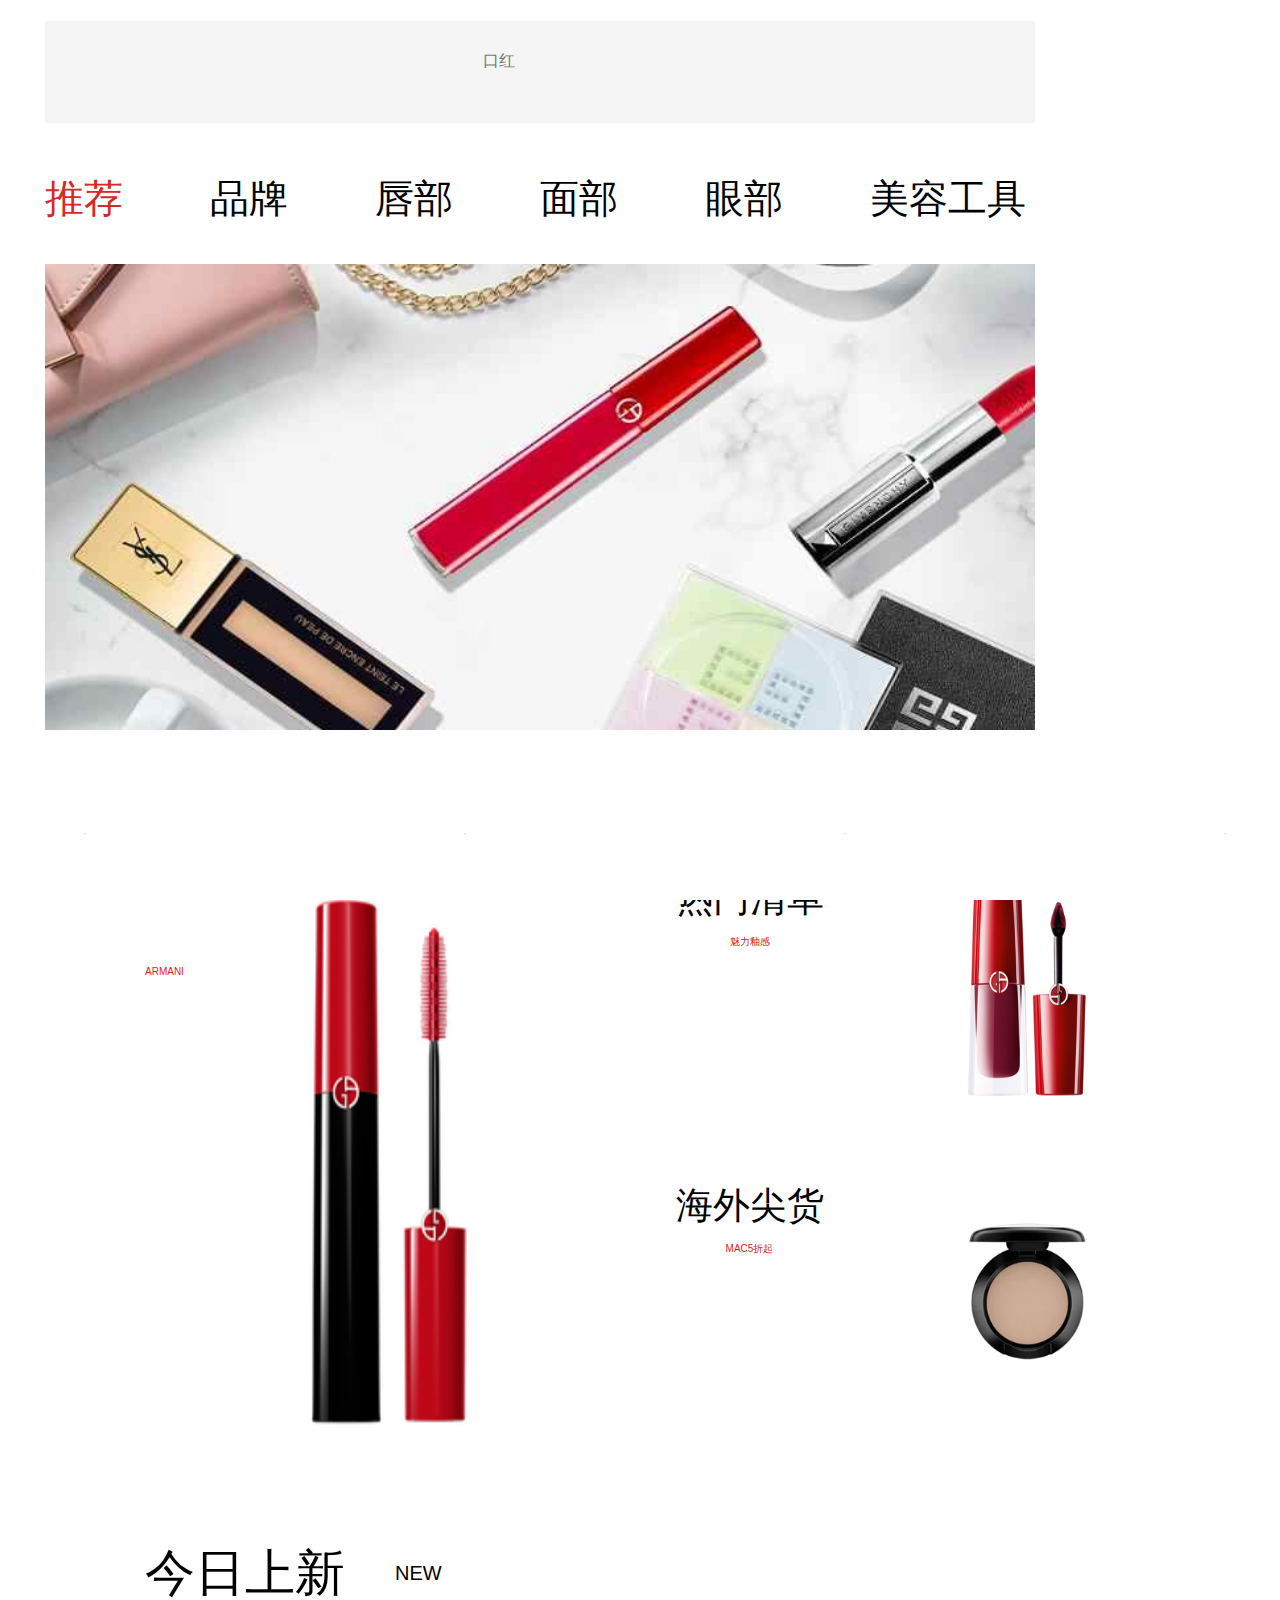
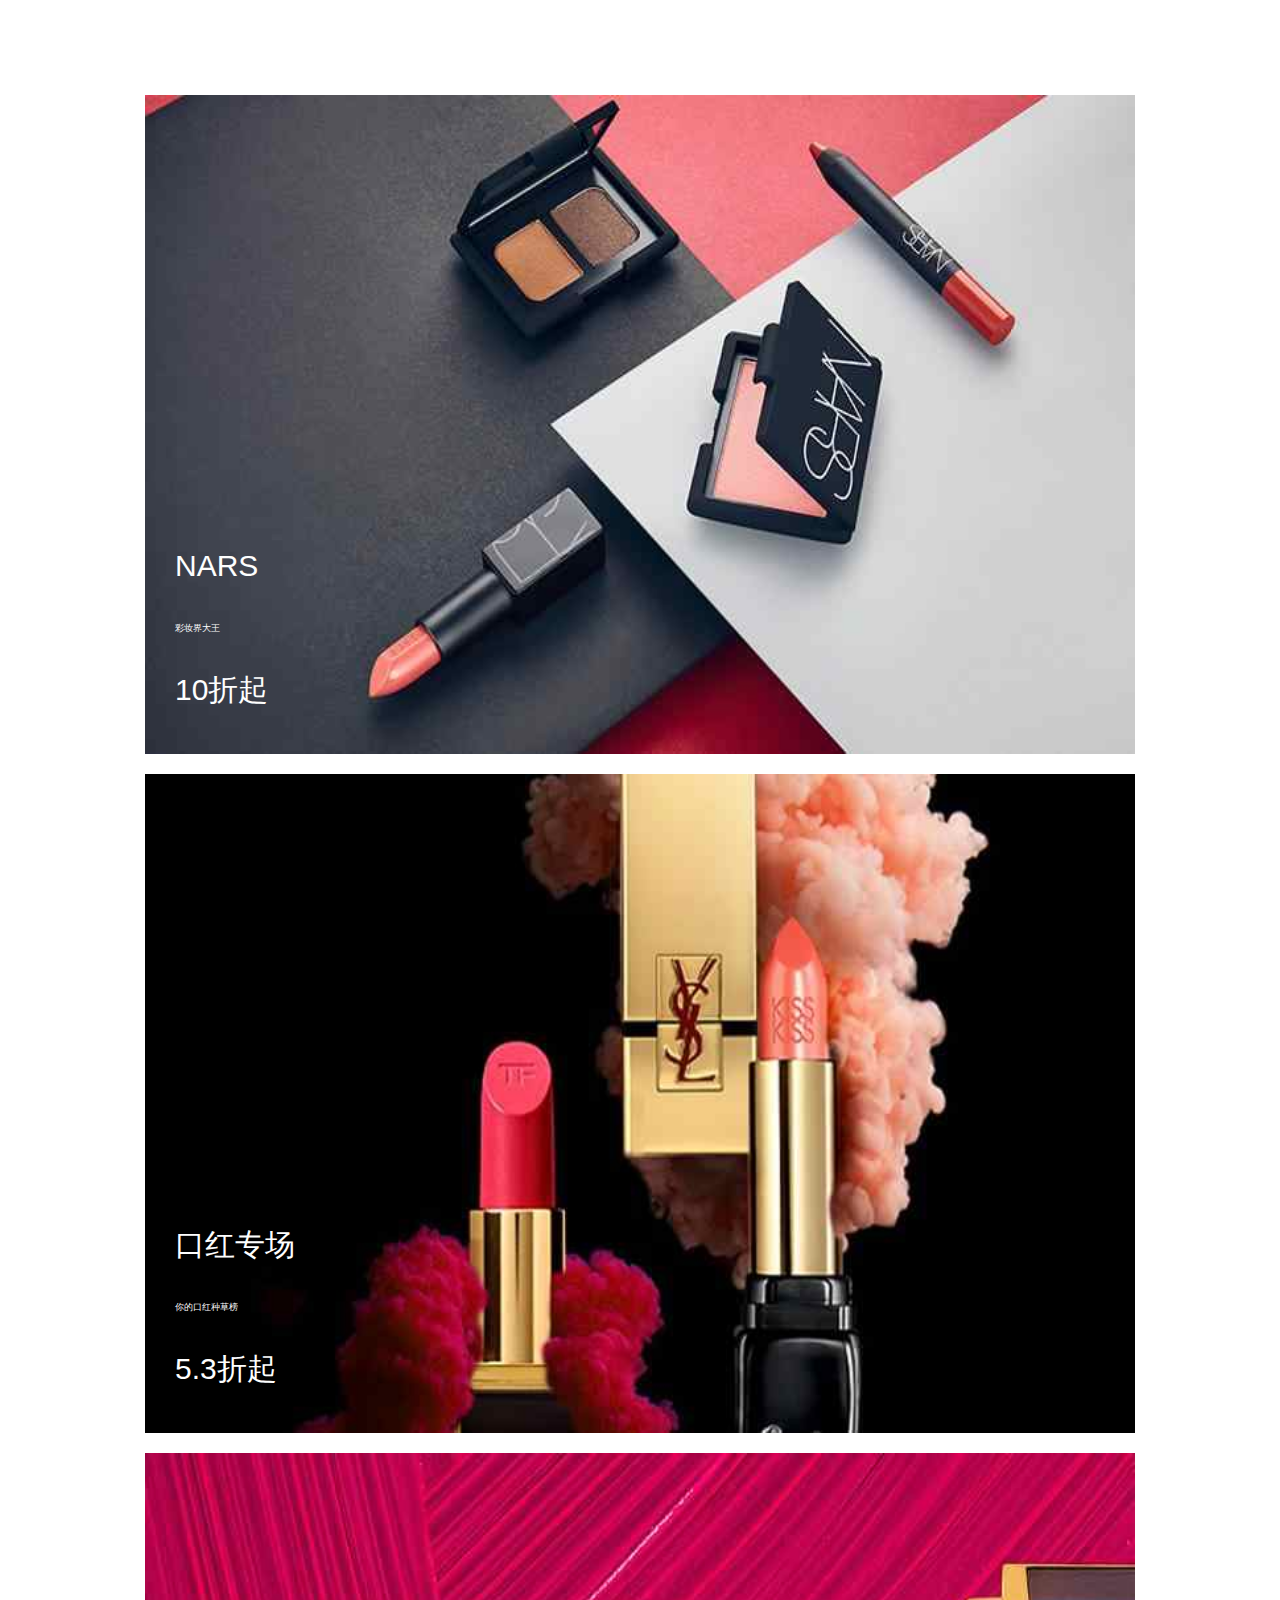
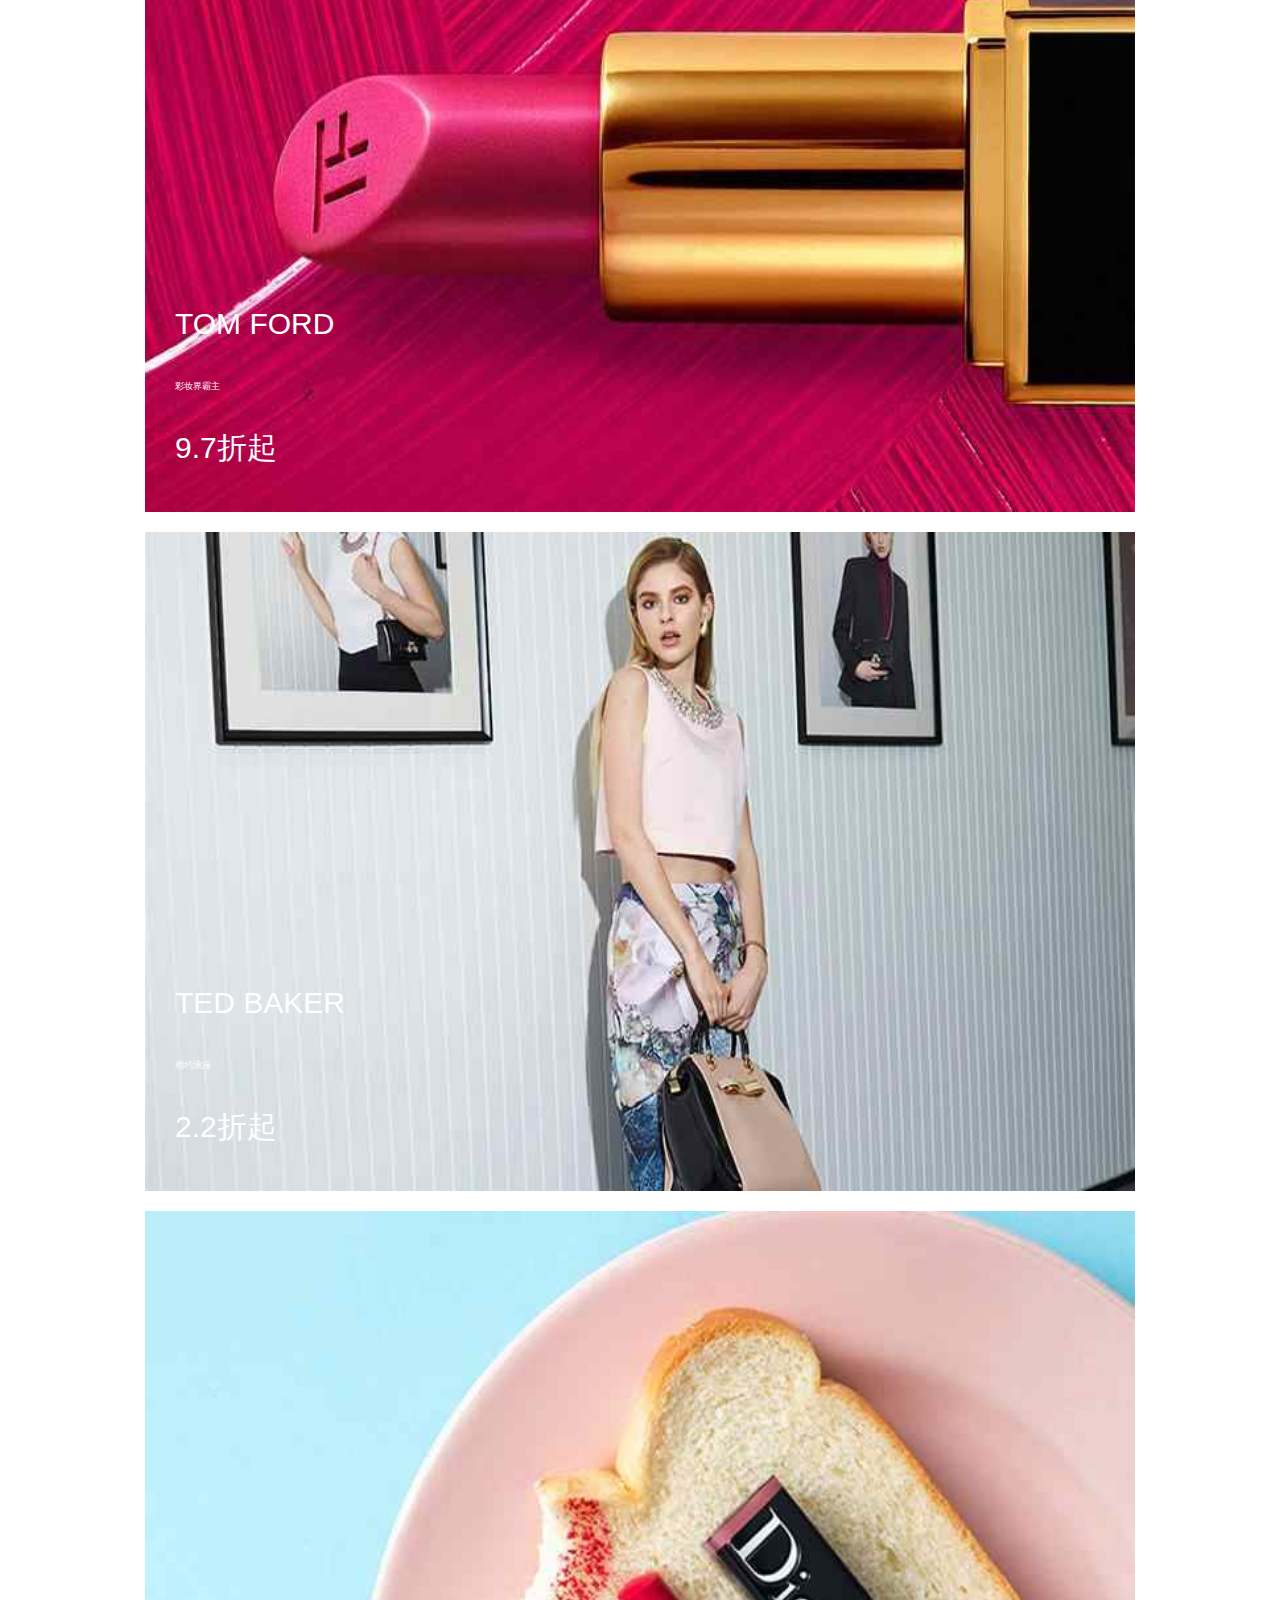
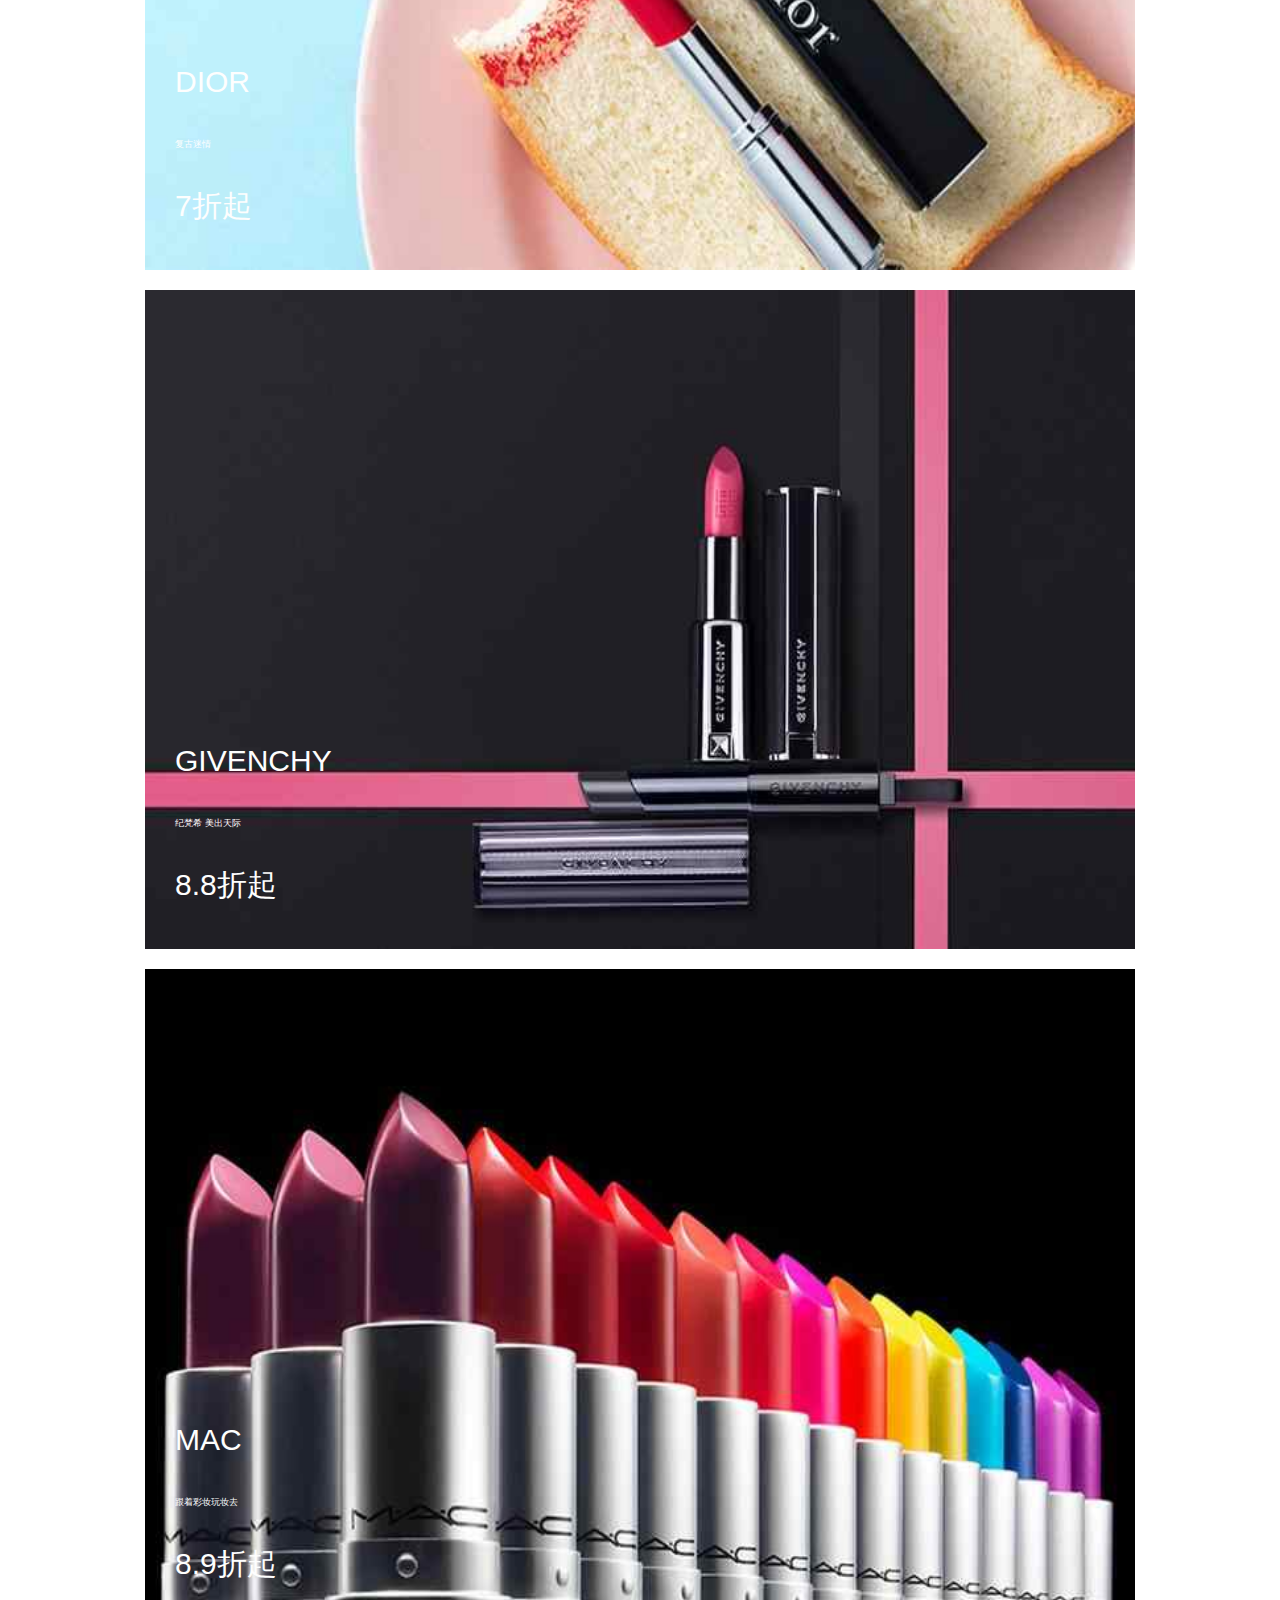
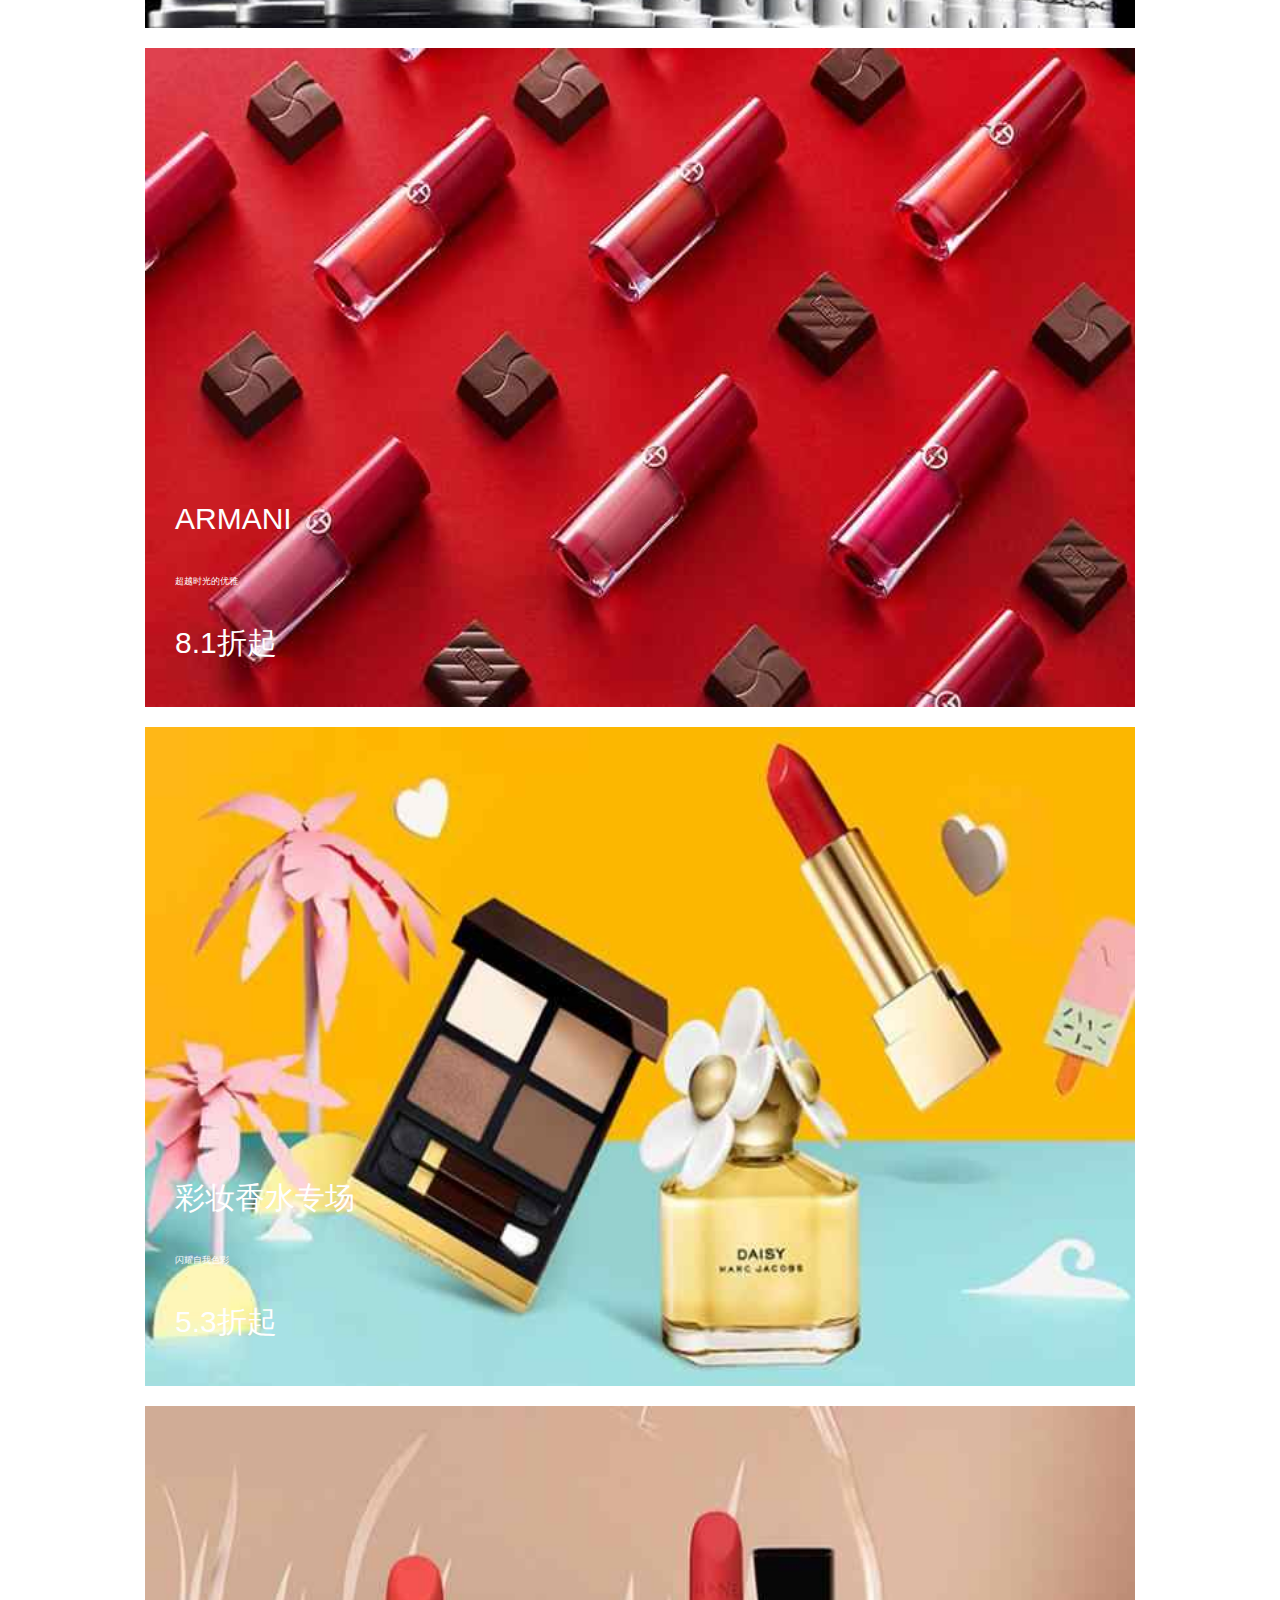
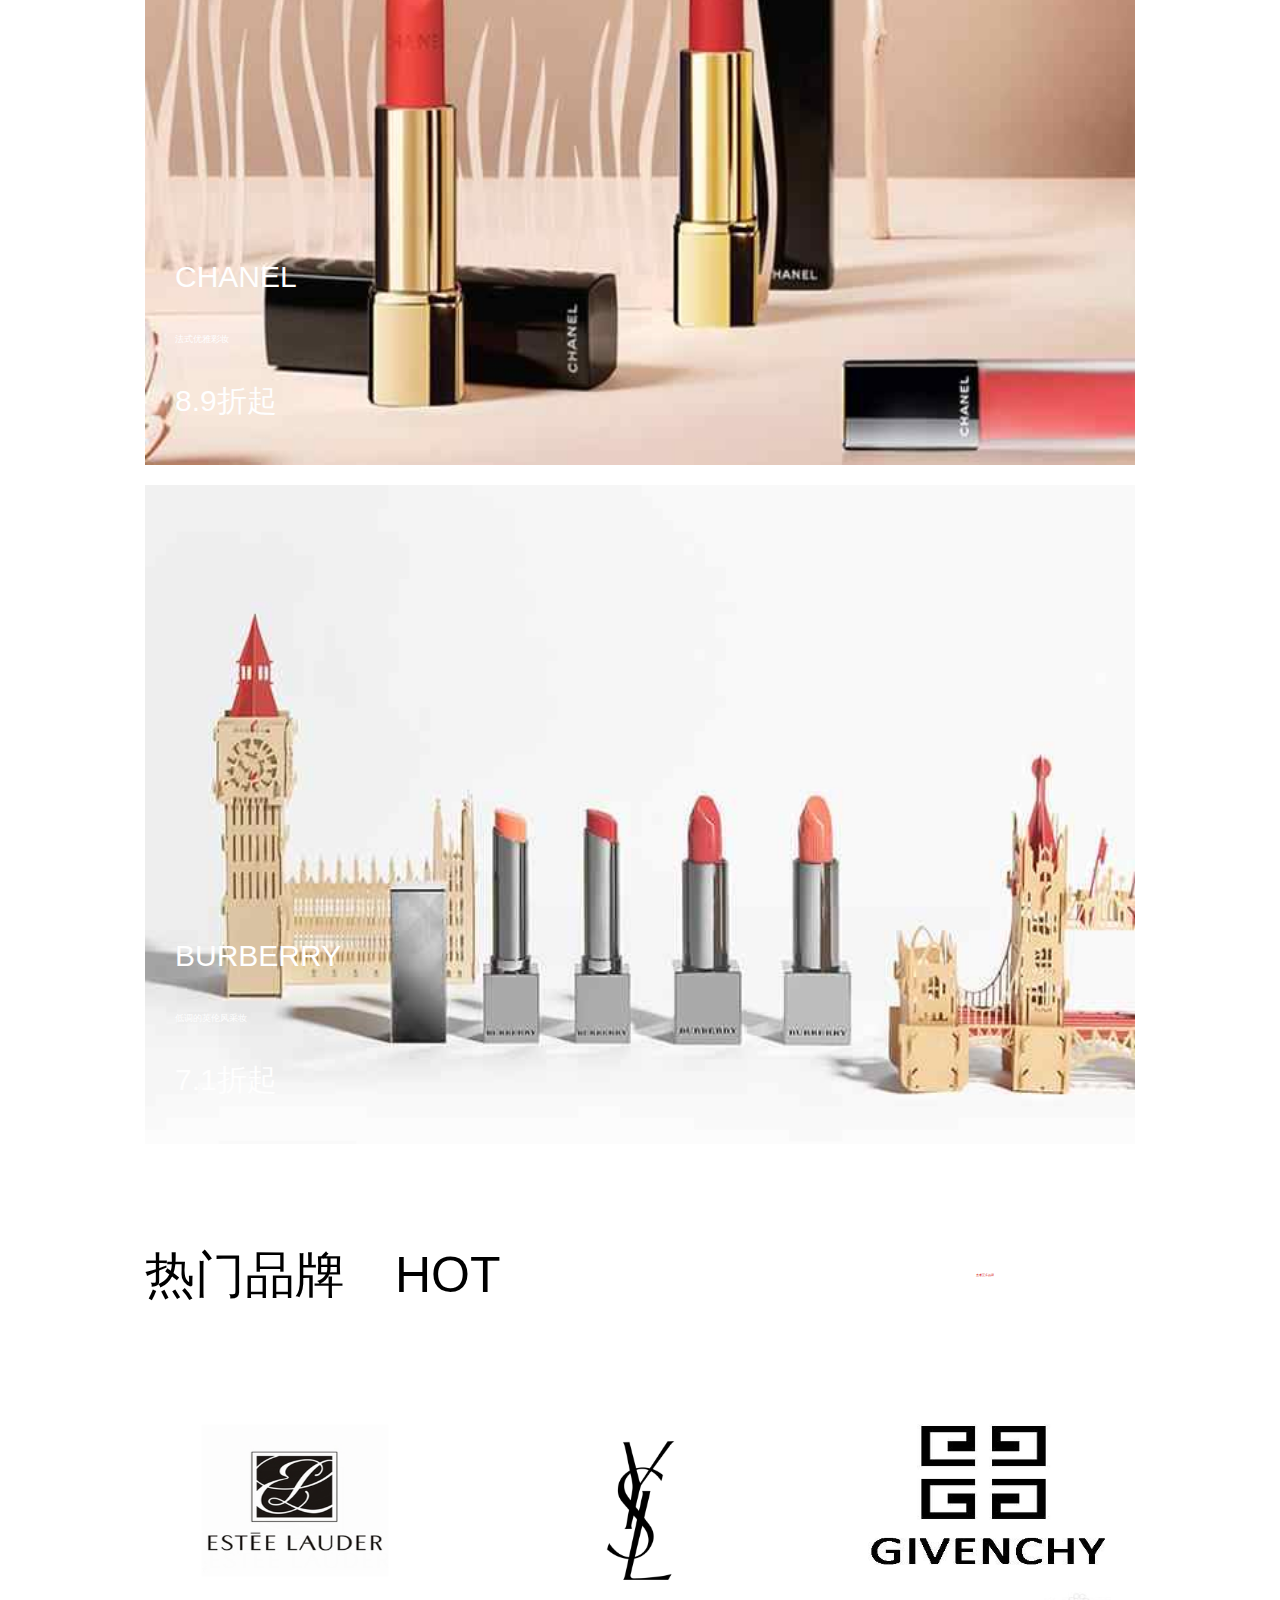
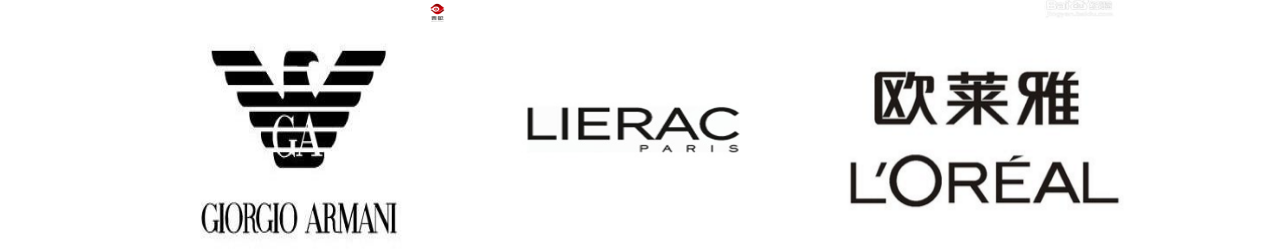
<file: index.html>
<!DOCTYPE html>
<html lang="en">
<head>
	<meta charset="UTF-8">
	<meta name="viewport" content="width=device-width,user-scalable=no,initial-scale=1.0,maximum-scale=1.0,minimum-scale=1.0">
	<meta http-equiv="X-UA-Compatible" content="ie=edge">
	<title>·MEI·</title>
    <link rel="stylesheet" href="css/index.css">
    <link rel="shortcut icon" href="img/logo.ico">
	<script src="js/rem.js"></script>
</head>
<body>
<!-- 头部开始 -->
	<div class="headr">
		<a href="" class="sousuo">
		<!-- 	<img src="img/ss.png" alt=""> -->
			<i class="iconfont icon1">&#xe6b3;</i>
			<input type="text" class="shuru" placeholder="口红">

		</a>
	</div>
<!-- 头部结束 -->
<!-- 列表开始 -->
	<div class="nav navw">
		<div class="nav_list">
			<a href="" class="list_zi">推荐</a>
			<a href="" class="list_zi">品牌</a>
			<a href="" class="list_zi">唇部</a>
			<a href="" class="list_zi">面部</a><a href="" class="list_zi">眼部</a>
			<a href="" class="list_zi">美容工具</a>

		</div>
	</div>
<!-- 列表结束 -->
<!-- banner开始 -->
<div class="banner ">
   <ul class="banner_box">
   	<li>
   		<a href="">
   			<img src="img/ban5.jpg" alt="">
   		</a>
   	</li>
   	<li>
   		<a href="">
   			<img src="img/ban4.jpg" alt="">
   		</a>
   	</li>
   	<li>
   		<a href="">
   			<img src="img/ban3.jpg" alt="">
   		</a>
   	</li>
   	<li>
   		<a href="">
   			<img src="img/ban1.jpg" alt="">
   		</a>
   	</li>
   	<li>
   		<a href="">
   			<img src="img/ban2.jpg" alt="">
   		</a>
   	</li>
<!-- 轮波点开始 -->
   	<a href="" class="btn_box">
   		<li></li>
   		<li></li>
   		<li></li>
   		<li></li>
   		<li></li>
   	</a>
   </ul>  
<!-- 轮波点结束 -->
</div>
<!-- banner结束 -->
<!-- 超级大牌开始 -->
<div class="cjdp">
    <div class="cj_list">
    	<a href="" class="cjdp_list1">
		<img src="img/cjdp3.png" alt="">
		<div class="cj_text1">大牌入驻</div>
		<div class="cj_text2">ARMANI</div>
	</a>
    </div>
	

	<div class="cj_list">
		<a href="" class="cjdp_list2">
			<div class="rmqd">
				<div class="re_text1">热门清单</div>
				<div class="re_text2">魅力釉感</div>
			</div>
			<img src="img/cjdp2.png" alt="">
		</a>
		<a href="" class="cjdp_list2">
			<div class="rmqd">
				<div class="re_text1">海外尖货</div>
				<div class="re_text2">MAC5折起</div>
			</div>
			<img src="img/mac1.jpg" alt="">
		</a>
	</div>
</div>

<!-- 超级大牌结束 -->
<!-- 今日上新开始 -->
<div class="jrsx">
	<div class="jr-text">今日上新</div>
	<div class="jr-text">NEW </div>
</div>
<!-- 今日上新结束 -->
<!-- 图片开始 -->
<div class="list_box">
    <a href="" class="">
     <img src="img/li9.jpg" alt="">
    </a>
   <div class="lt1">
   	<div class="lt1_1">NARS</div>
   	<div class="lt1_2">彩妆界大王</div>
   	<div class="lt1_1">10折起</div>
   </div>	
</div>

<div class="list_box">
    <a href="" class="">
     <img src="img/li5.jpg" alt="">
    </a>
   <div class="lt1">
   	<div class="lt1_1">口红专场</div>
   	<div class="lt1_2">你的口红种草榜</div>
   	<div class="lt1_1">5.3折起</div>
   </div>	
</div>

<div class="list_box">
    <a href="" class="">
     <img src="img/li6.jpg" alt="">
    </a>
   <div class="lt1">
   	<div class="lt1_1">TOM FORD</div>
   	<div class="lt1_2">彩妆界霸主</div>
   	<div class="lt1_1">9.7折起</div>
   </div>	
</div>

<div class="list_box">
    <a href="" class="">
     <img src="img/li3.jpg" alt="">
    </a>
   <div class="lt1">
   	<div class="lt1_1">TED BAKER</div>
   	<div class="lt1_2">相约浪漫</div>
   	<div class="lt1_1">2.2折起</div>
   </div>	
</div>

<div class="list_box">
    <a href="" class="">
     <img src="img/li16.jpg" alt="">
    </a>
   <div class="lt1">
   	<div class="lt1_1">DIOR</div>
   	<div class="lt1_2">复古迷情</div>
   	<div class="lt1_1">7折起</div>
   </div>	
</div>

<div class="list_box">
    <a href="" class="">
     <img src="img/li8.jpg" alt="">
    </a>
   <div class="lt1">
   	<div class="lt1_1">GIVENCHY</div>
   	<div class="lt1_2">纪梵希 美出天际</div>
   	<div class="lt1_1">8.8折起</div>
   </div>	
</div>

<div class="list_box">
    <a href="" class="">
     <img src="img/li10.jpg" alt="">
    </a>
   <div class="lt1">
   	<div class="lt1_1">MAC</div>
   	<div class="lt1_2">跟着彩妆玩妆去</div>
   	<div class="lt1_1">8.9折起</div>
   </div>	
</div>

<div class="list_box">
    <a href="" class="">
     <img src="img/li20.jpg" alt="">
    </a>
   <div class="lt1">
   	<div class="lt1_1">ARMANI</div>
   	<div class="lt1_2">超越时光的优雅</div>
   	<div class="lt1_1">8.1折起</div>
   </div>	
</div>

<div class="list_box">
    <a href="" class="">
     <img src="img/li11.jpg" alt="">
    </a>
   <div class="lt1">
   	<div class="lt1_1">彩妆香水专场</div>
   	<div class="lt1_2">闪耀自我色彩</div>
   	<div class="lt1_1">5.3折起</div>
   </div>	
</div>

<div class="list_box">
    <a href="" class="">
     <img src="img/li13.jpg" alt="">
    </a>
   <div class="lt1">
   	<div class="lt1_1">CHANEL</div>
   	<div class="lt1_2">法式优雅彩妆</div>
   	<div class="lt1_1">8.9折起</div>
   </div>	
</div>

<div class="list_box">
    <a href="" class="">
     <img src="img/li15.jpg" alt="">
    </a>
   <div class="lt1">
   	<div class="lt1_1">BURBERRY</div>
   	<div class="lt1_2">低调的英伦风采妆</div>
   	<div class="lt1_1">7.1折起</div>
   </div>	
</div>
<!-- 图片结束 -->
<div class="rmpp">
	<div class="rm-text">热门品牌</div>
	<div class="rm-text">HOT </div>
	<a href="" class="ckgd">查看更多品牌</a>
</div>
<!-- logo开始 -->
<div class="m_logo low">
	<a href="" class="logo1">
		<img src="img/logo11.png" alt="">
	</a>
	<a href="" class="logo1">
		<img src="img/logo12.png" alt="">
	</a>
	<a href="" class="logo1">
		<img src="img/logo3.jpg" alt="">
	</a>
	<a href="" class="logo1">
		<img src="img/logo4.jpg" alt="">
	</a>
	<a href="" class="logo1">
		<img src="img/logo5.jpg" alt="">
	</a>
	<a href="" class="logo1">
		<img src="img/logo6.png" alt="">
	</a>
</div>
<!-- tab栏开始 -->
<div class="tab">
	<a href="" class="tab_list">
		<div class="tab_i">
		    <i class="iconfont icon2">&#xe601;</i>
			<div class="tab_zi" id="shouye">首页</div>
		</div>
	</a>
	<a href="classify.html" class="tab_list">
		<div class="tab_i">
		    <i class="iconfont icon3">&#xe7f9;</i>
			<div class="tab_zi">分类</div>
		</div>
	</a>
	<a href="" class="tab_list">
		<div class="tab_i">
		     <i class="iconfont icon3">&#xe61d;</i>
			<div class="tab_zi">购物</div>
		</div>
	</a>
	<a href="my.html" class="tab_list">
		<div class="tab_i">
		   <i class="iconfont icon3">&#xe60d;</i>
			<div class="tab_zi">我的</div>
		</div>
	</a>
</div>
<!-- tab栏结束 -->
</body>
</html>
</file>
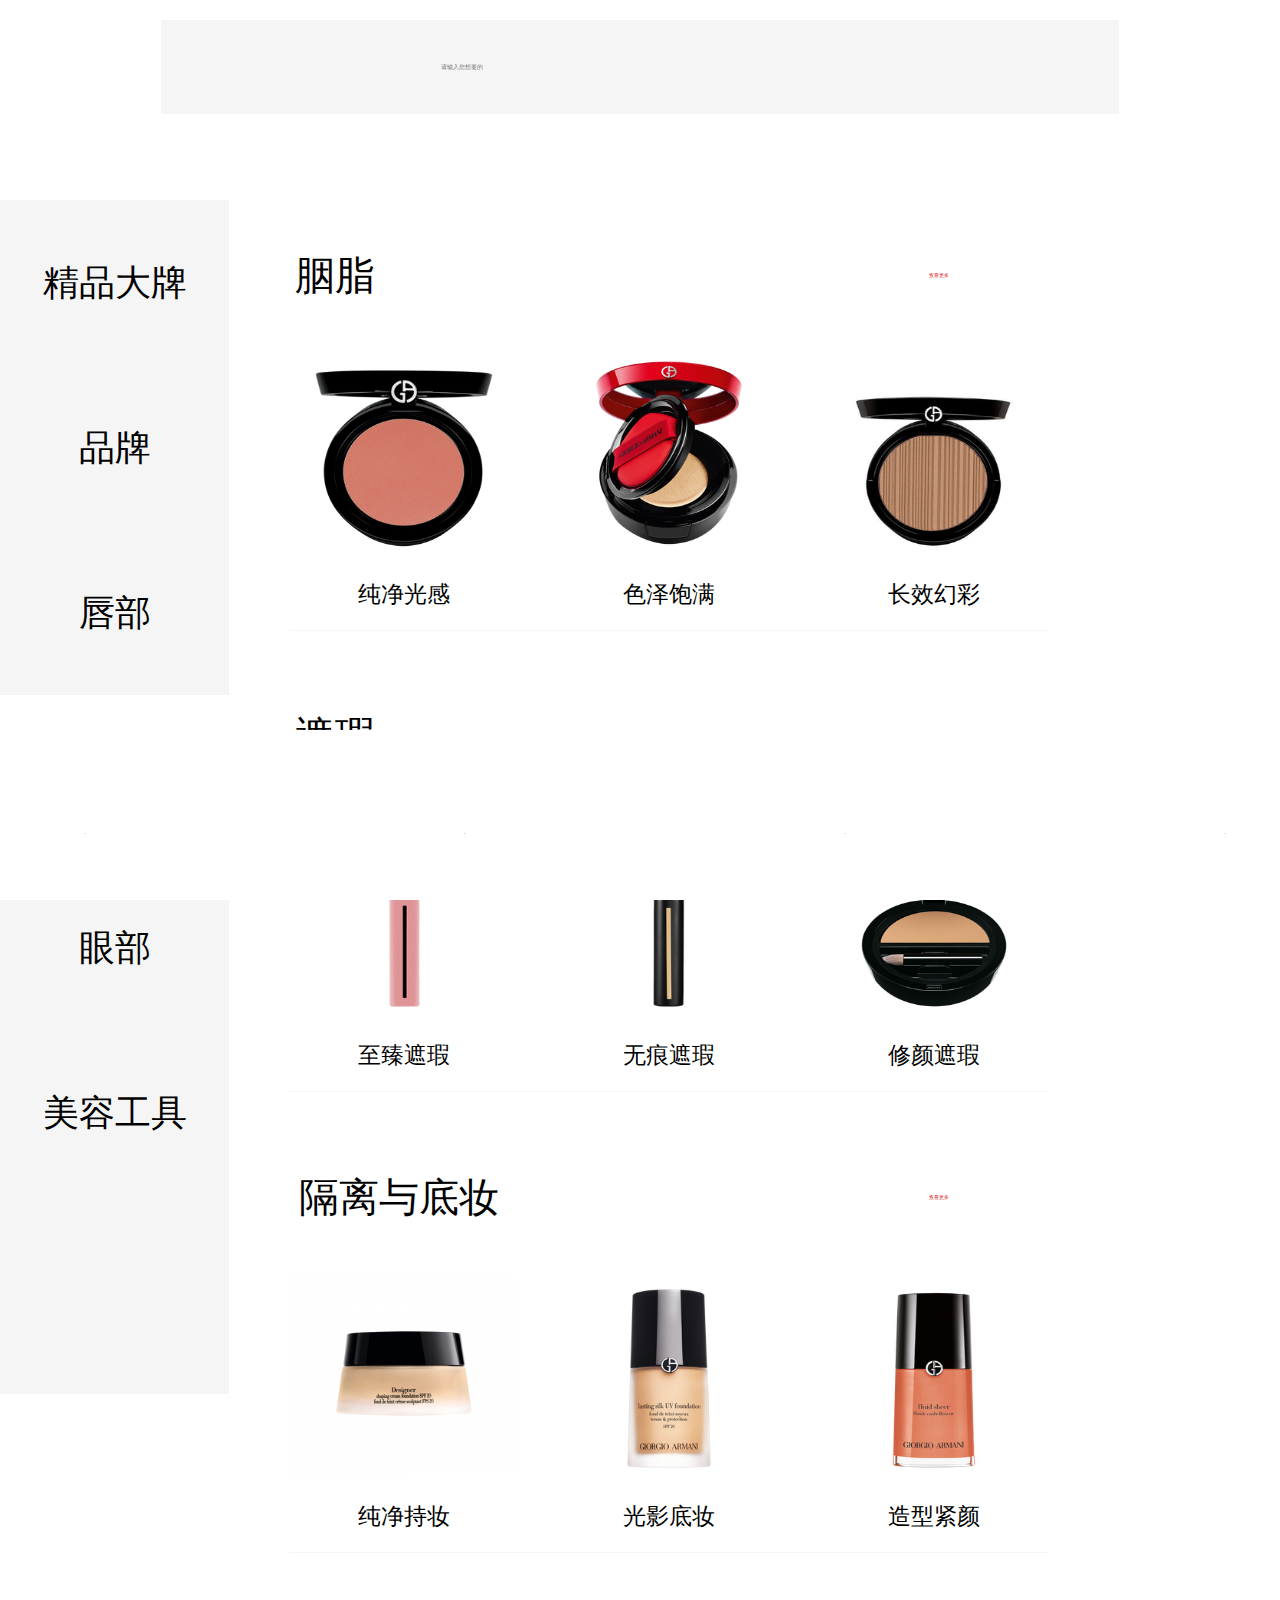
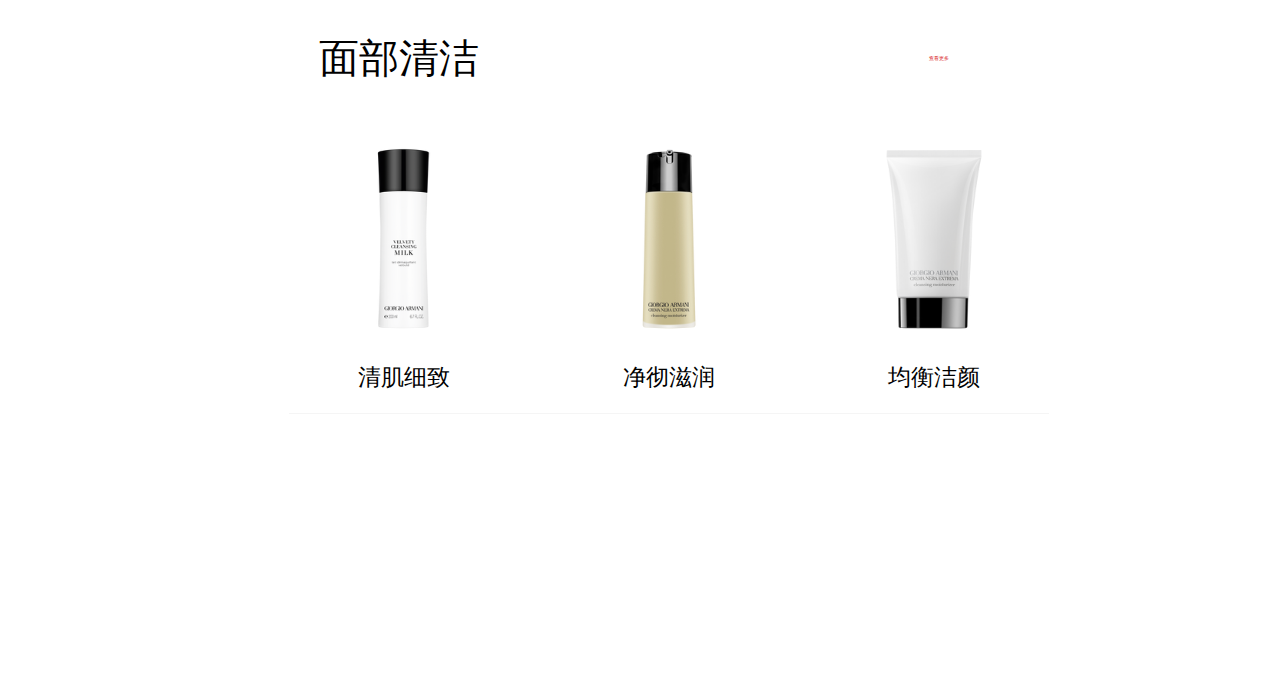
<file: classify.html>
<!DOCTYPE html>
<html lang="en">
<head>
	<meta charset="UTF-8">
	<meta name="viewport" content="width=device-width,user-scalable=no,initial-scale=1.0,maximum-scale=1.0,minimum-scale=1.0">
	<meta http-equiv="X-UA-Compatible" content="ie=edge">
	<title>·MEI·分类</title>
	<link rel="stylesheet" href="css/classify.css">
	 <link rel="shortcut icon" href="img/logo.ico">
	<script src="js/rem.js"></script>
</head>
<body>
<div class="f_header">
		<div class="hea_nk">
			<a href="" class="ssuo">
				<!-- <i class="iconfont icon4">&#xe6b3;</i> -->
			</a>
			<!-- <form action=""></form> -->
			<input type="text" placeholder="请输入您想要的" class="t_te">
		</div>
</div>
<section class="zhuti">
	<aside>
		<ul class="fenlei">
			<li>
				<a href="" class="f_text">精品大牌</a>
			</li>
			<li>
				<a href="" class="f_text">品牌</a>
			</li>
			<li>
				<a href="" class="f_text">唇部</a>
			</li>
			<li>
				<a href="" class="f_text">面部</a>
			</li>
			<li>
				<a href="" class="f_text">眼部</a>
			</li>
			<li>
				<a href="" class="f_text">美容工具</a>
			</li>
		</ul>	
	</aside>
	<div class="fen_right">
	 <!--  <div class="right_list"> -->
		<div class="fen_title">
			<div class="title_zi">胭脂</div>
			<a href="" class="title_right">查看更多</a>
		</div>
		<div class="f_list">
			<a href="" class="yanzhi">
				<img src="img/fl9.png" alt="">
				<div class="yanzhi_zi">纯净光感</div>
			</a>
			<a href="" class="yanzhi">
				<img src="img/cjdp1.png" alt="">
				<div class="yanzhi_zi">色泽饱满</div>
			</a>
			<a href="" class="yanzhi">
				<img src="img/fl3.png" alt="">
				<div class="yanzhi_zi">长效幻彩</div>
			</a>
		</div>

		<div class="fen_title">
			<div class="title_zi">遮瑕</div>
			<a href="" class="title_right">查看更多</a>
		</div>
		<div class="f_list">
			<a href="" class="yanzhi">
				<img src="img/fl1.png" alt="">
				<div class="yanzhi_zi">至臻遮瑕</div>
			</a>
			<a href="" class="yanzhi">
				<img src="img/fl2.png" alt="">
				<div class="yanzhi_zi">无痕遮瑕</div>
			</a>
			<a href="" class="yanzhi">
				<img src="img/fl4.png" alt="">
				<div class="yanzhi_zi">修颜遮瑕</div>
			</a>
		</div>

		<div class="fen_title">
			<div class="title_zi" id="geli">隔离与底妆</div>
			<a href="xinxi.html" class="title_right">查看更多</a>
		</div>
		<div class="f_list">
			<a href="" class="yanzhi">
				<img src="img/fl7.png" alt="">
				<div class="yanzhi_zi">纯净持妆</div>
			</a>
			<a href="" class="yanzhi">
				<img src="img/fl8.png" alt="">
				<div class="yanzhi_zi">光影底妆</div>
			</a>
			<a href="" class="yanzhi">
				<img src="img/fl10.png" alt="">
				<div class="yanzhi_zi">造型紧颜</div>
			</a>
		</div>

		<div class="fen_title">
			<div class="title_zi" id="geli">面部清洁</div>
			<a href="" class="title_right">查看更多</a>
		</div>
		<div class="f_list">
			<a href="" class="yanzhi">
				<img src="img/fl5.png" alt="">
				<div class="yanzhi_zi">清肌细致</div>
			</a>
			<a href="" class="yanzhi">
				<img src="img/fl6.png" alt="">
				<div class="yanzhi_zi">净彻滋润</div>
			</a>
			<a href="" class="yanzhi">
				<img src="img/fl20.png" alt="">
				<div class="yanzhi_zi">均衡洁颜</div>
			</a>
		</div>
	  <!--  </div> -->
	</div>

</section>
<!-- tab栏开始 -->
<div class="tab">
	<a href="index.html" class="tab_list">
		<div class="tab_i">
		    <i class="iconfont icon2">&#xe7fa;</i>
			<div class="tab_zi" id="shouye">首页</div>
		</div>
	</a>
	<a href="" class="tab_list">
		<div class="tab_i">
		    <i class="iconfont icon5">&#xe7f9;</i>
			<div class="tab_zi" id="fenlei">分类</div>
		</div>
	</a>
	<a href="" class="tab_list">
		<div class="tab_i">
		     <i class="iconfont icon3">&#xe61d;</i>
			<div class="tab_zi">购物</div>
		</div>
	</a>
	<a href="my.html" class="tab_list">
		<div class="tab_i">
		   <i class="iconfont icon3">&#xe60d;</i>
			<div class="tab_zi">我的</div>
		</div>
	</a>
</div>
<!-- tab栏结束 -->
</body>
</html>
</file>
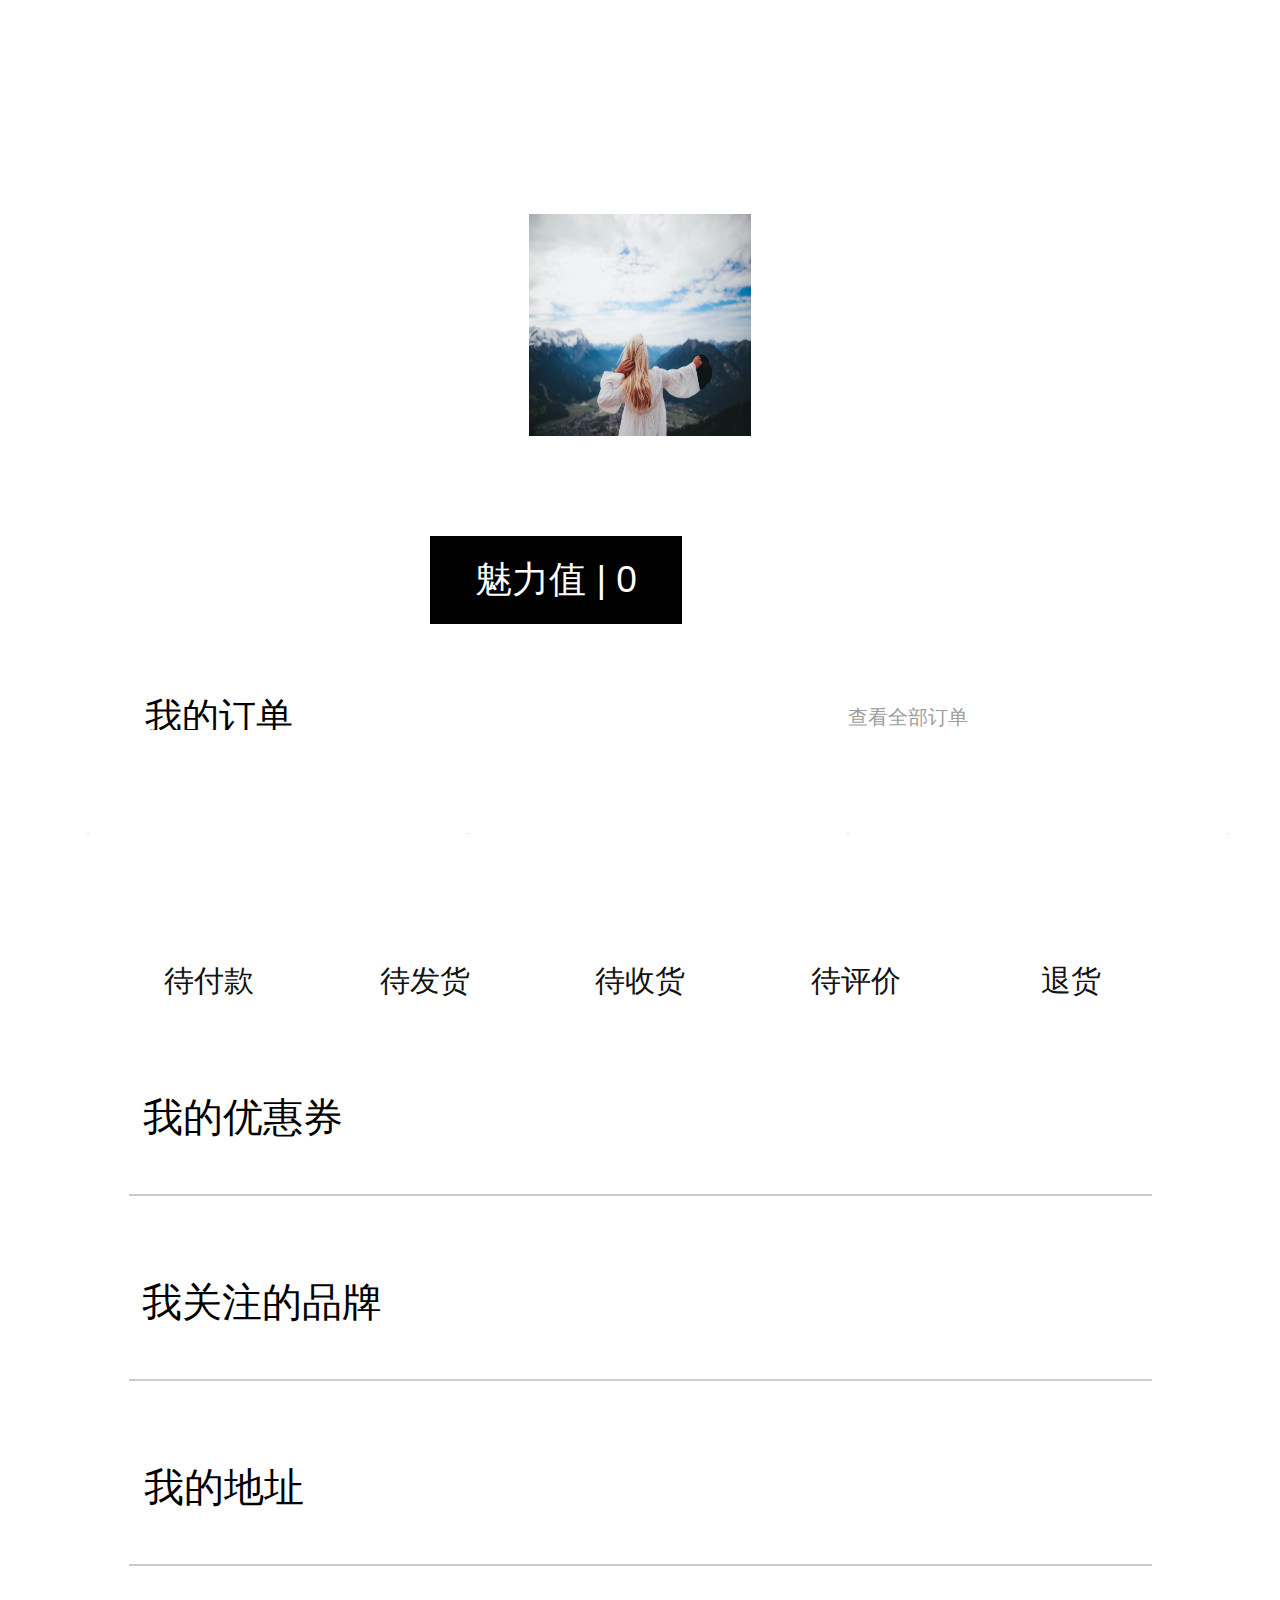
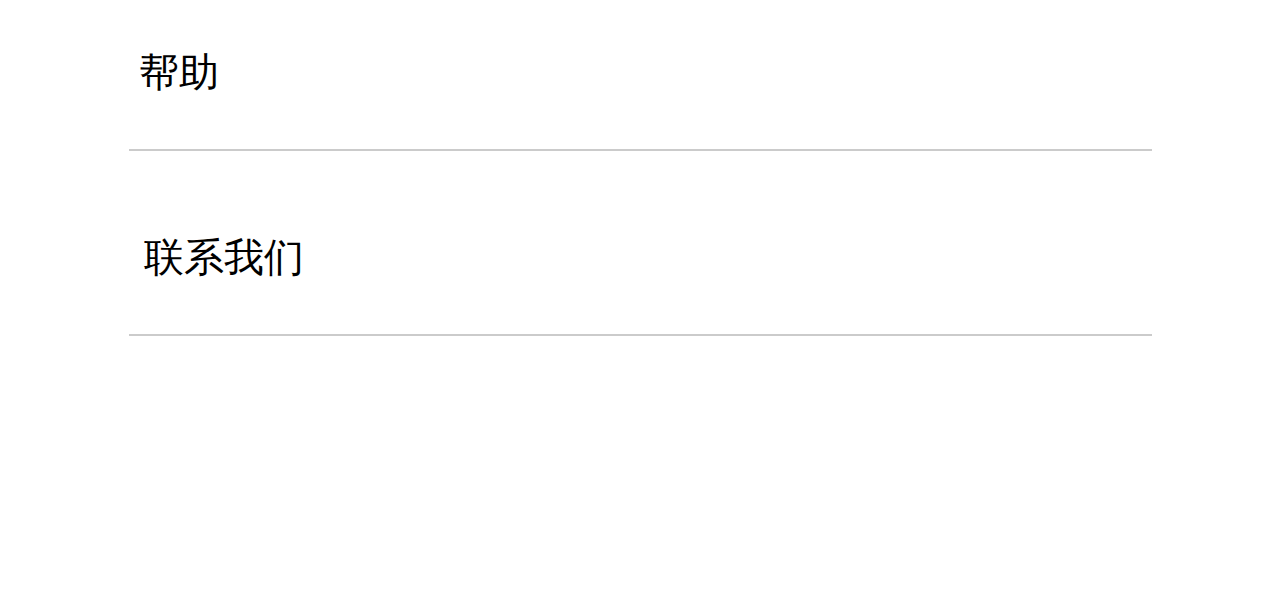
<file: my.html>
<!DOCTYPE html>
<html lang="en">
<head>
	<meta charset="UTF-8">
	<meta name="viewport" content="width=device-width,user-scalable=no,initial-scale=1.0,maximum-scale=1.0,minimum-scale=1.0">
	<meta http-equiv="X-UA-Compatible" content="ie=edge">
	<title>我的</title>
	<link rel="stylesheet" href="css/my.css">
	 <link rel="shortcut icon" href="img/logo.ico">
	<script src="js/rem.js"></script>
</head>
<body>
<header>
	<div class="top">
		<a href="" class="shezhi">
			<i class="iconfont icon1">&#xe693;</i>
		</a>	
	</div>
	<a href="" class="touxiang">
		<img src="img/tx2.jpeg" alt="">
	</a>
	<div class="mlz">魅力值  | 0</div>
</header>
<section>
	<div class="s_1">
		<div class="s1_text">我的订单</div>
	</div>
	<a href="" class="qbdd">查看全部订单
      <i class="iconfont icon2">&#xe603;</i>
	</a>
</section>
<div class="wode_list">
	<a href="" class="dfk">
		<div class="dfk_box">
		<i class="iconfont icon3">&#xe6c3;</i>
		</div>
		<div class="dfk_text">待付款</div>
	</a>

	<a href="" class="dfk">
		<div class="dfk_box">
		<i class="iconfont icon3">&#xe678;</i>
		</div>
		<div class="dfk_text">待发货</div>
	</a>

	<a href="" class="dfk">
		<div class="dfk_box">
		<i class="iconfont icon3">&#xe601;</i>
		</div>
		<div class="dfk_text">待收货</div>
	</a>

	<a href="" class="dfk">
		<div class="dfk_box">
		<i class="iconfont icon3">&#xe602;</i>
		</div>
		<div class="dfk_text">待评价</div>
	</a>

	<a href="" class="dfk">
		<div class="dfk_box">
		<i class="iconfont icon3">&#xe6db;</i>
		</div>
		<div class="dfk_text">退货</div>
	</a>
</div>

<div class="guanyu">
	<a href="" class="yhq">我的优惠券</a>
	 <i class="iconfont icon5">&#xe603;</i>
</div>
<div class="guanyu">
	<a href="" class="yhq1">我关注的品牌</a>
	 <i class="iconfont icon5">&#xe603;</i>
</div>
<div class="guanyu">
	<a href="" class="yhq2">我的地址</a>
	 <i class="iconfont icon5">&#xe603;</i>
</div>
<div class="guanyu">
	<a href="" class="yhq3">帮助</a>
	 <i class="iconfont icon5">&#xe603;</i>
</div>
<div class="guanyu">
	<a href="" class="yhq2">联系我们</a>
	 <i class="iconfont icon5">&#xe603;</i>
</div>
<!-- tab栏 -->
<div class="tab">
	<a href="index.html" class="tab_list">
		<div class="tab_i">
		    <i class="iconfont icon6">&#xe7fa;</i>
			<div class="tab_zi">首页</div>
		</div>
	</a>
	<a href="classify.html" class="tab_list">
		<div class="tab_i">
		    <i class="iconfont icon6">&#xe7f9;</i>
			<div class="tab_zi">分类</div>
		</div>
	</a>
	<a href="" class="tab_list">
		<div class="tab_i">
		     <i class="iconfont icon6">&#xe61d;</i>
			<div class="tab_zi">购物</div>
		</div>
	</a>
	<a href="" class="tab_list">
		<div class="tab_i">
		   <i class="iconfont icon7">&#xe60d;</i>
			<div class="tab_zi" id="wode">我的</div>
		</div>
	</a>
</div>
<!-- tab栏 -->
</body>
</html>
</file>
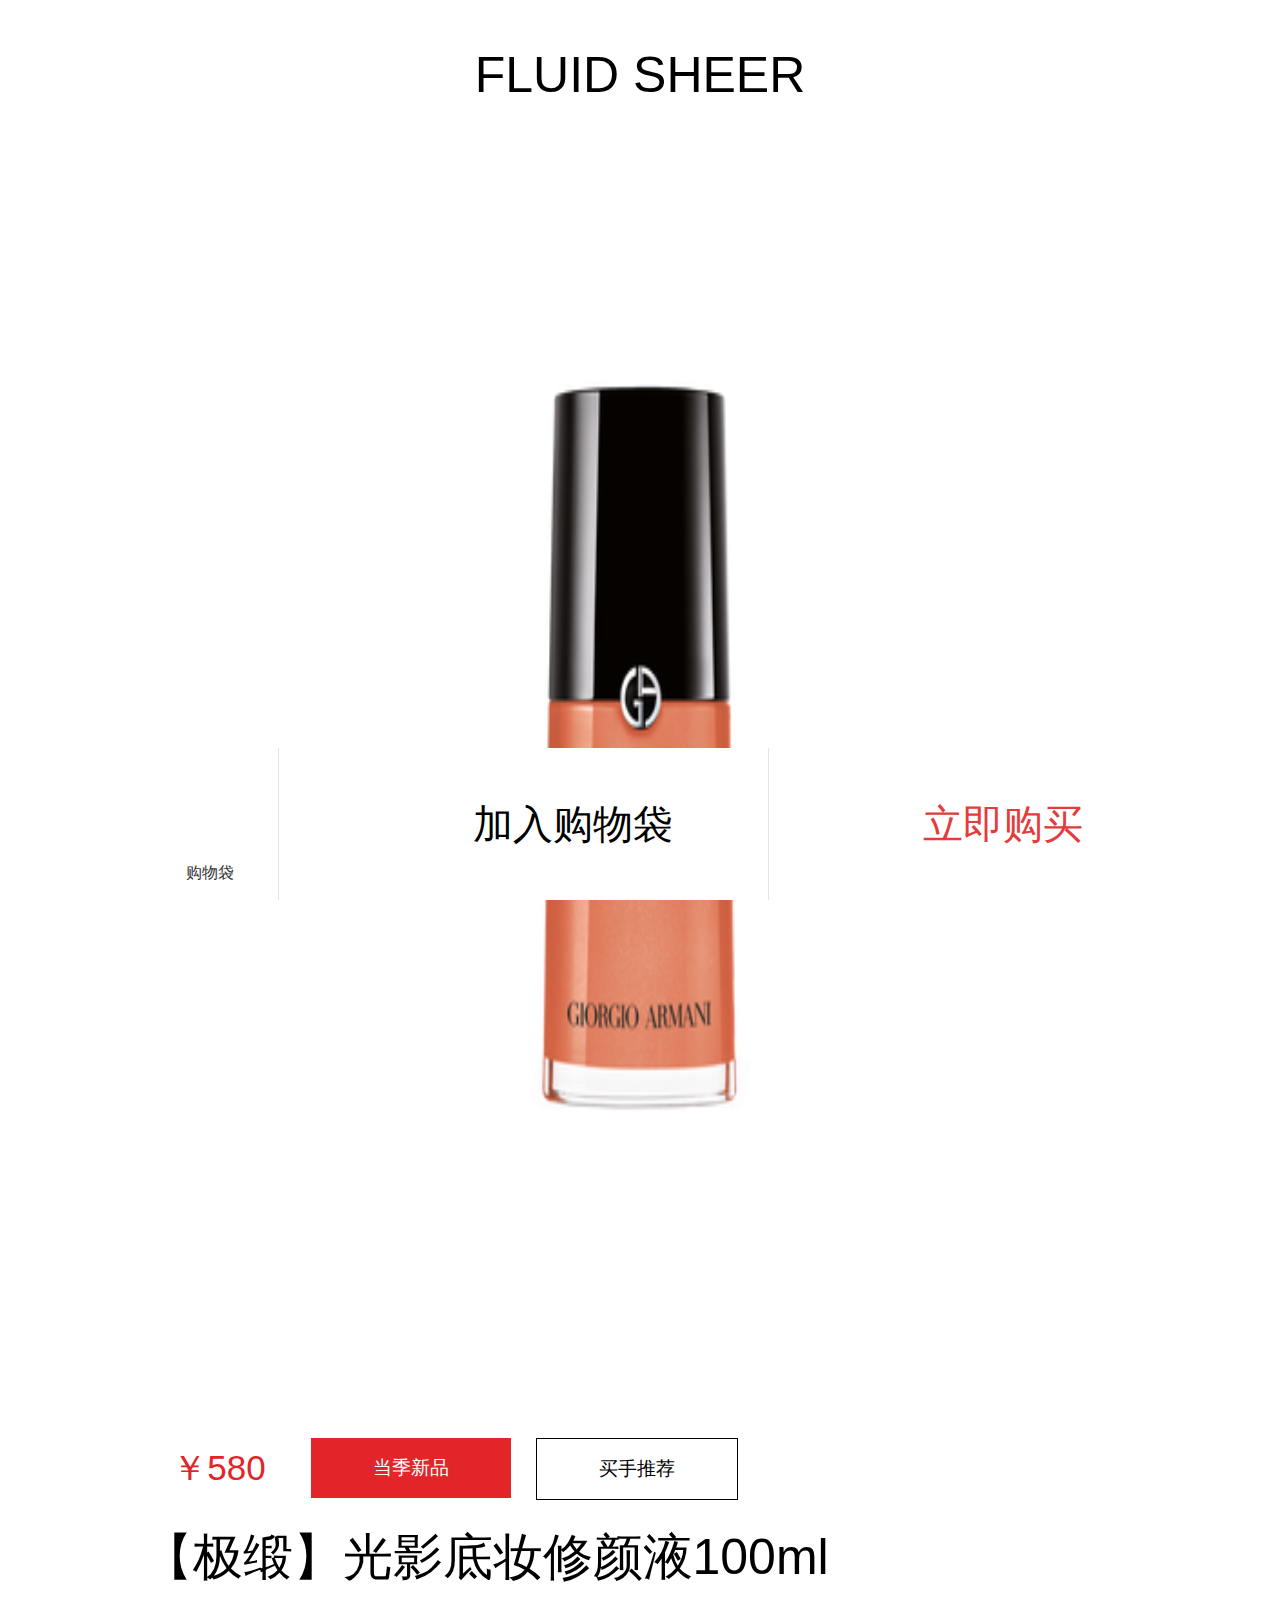
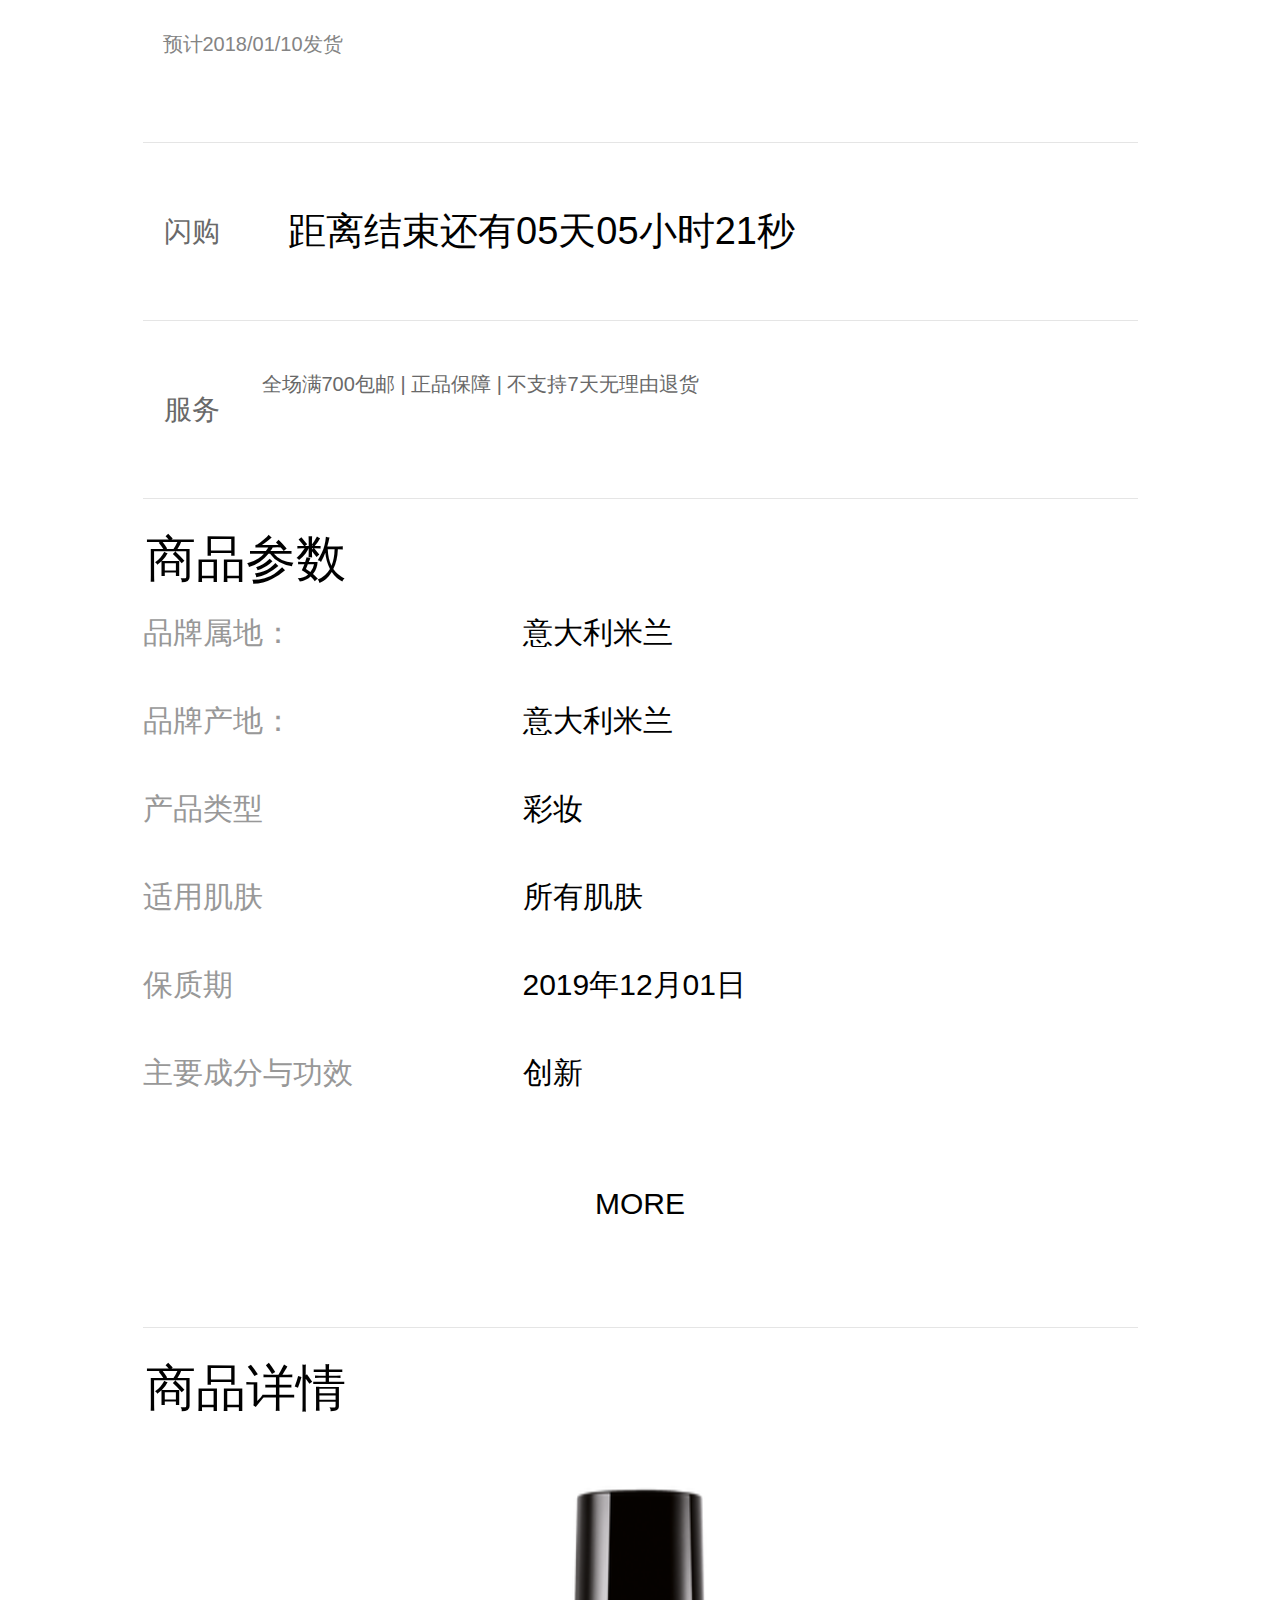
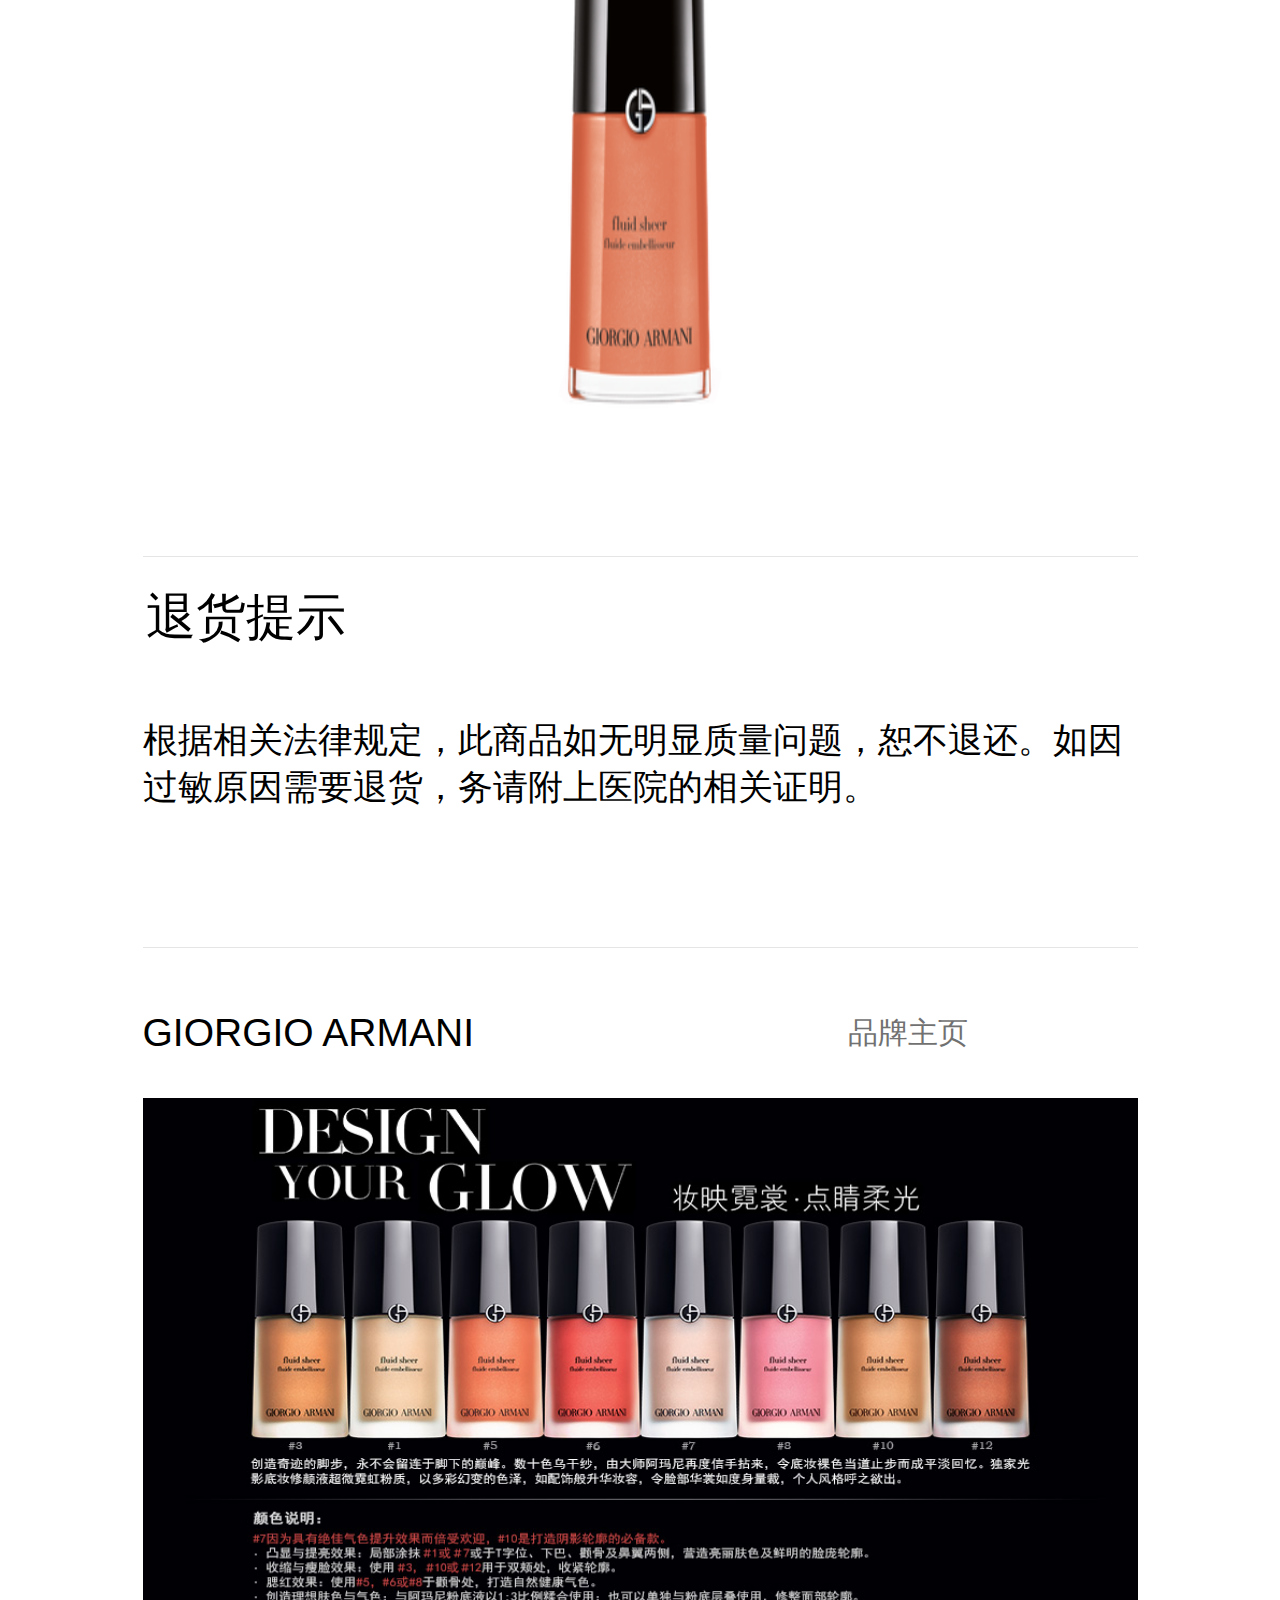
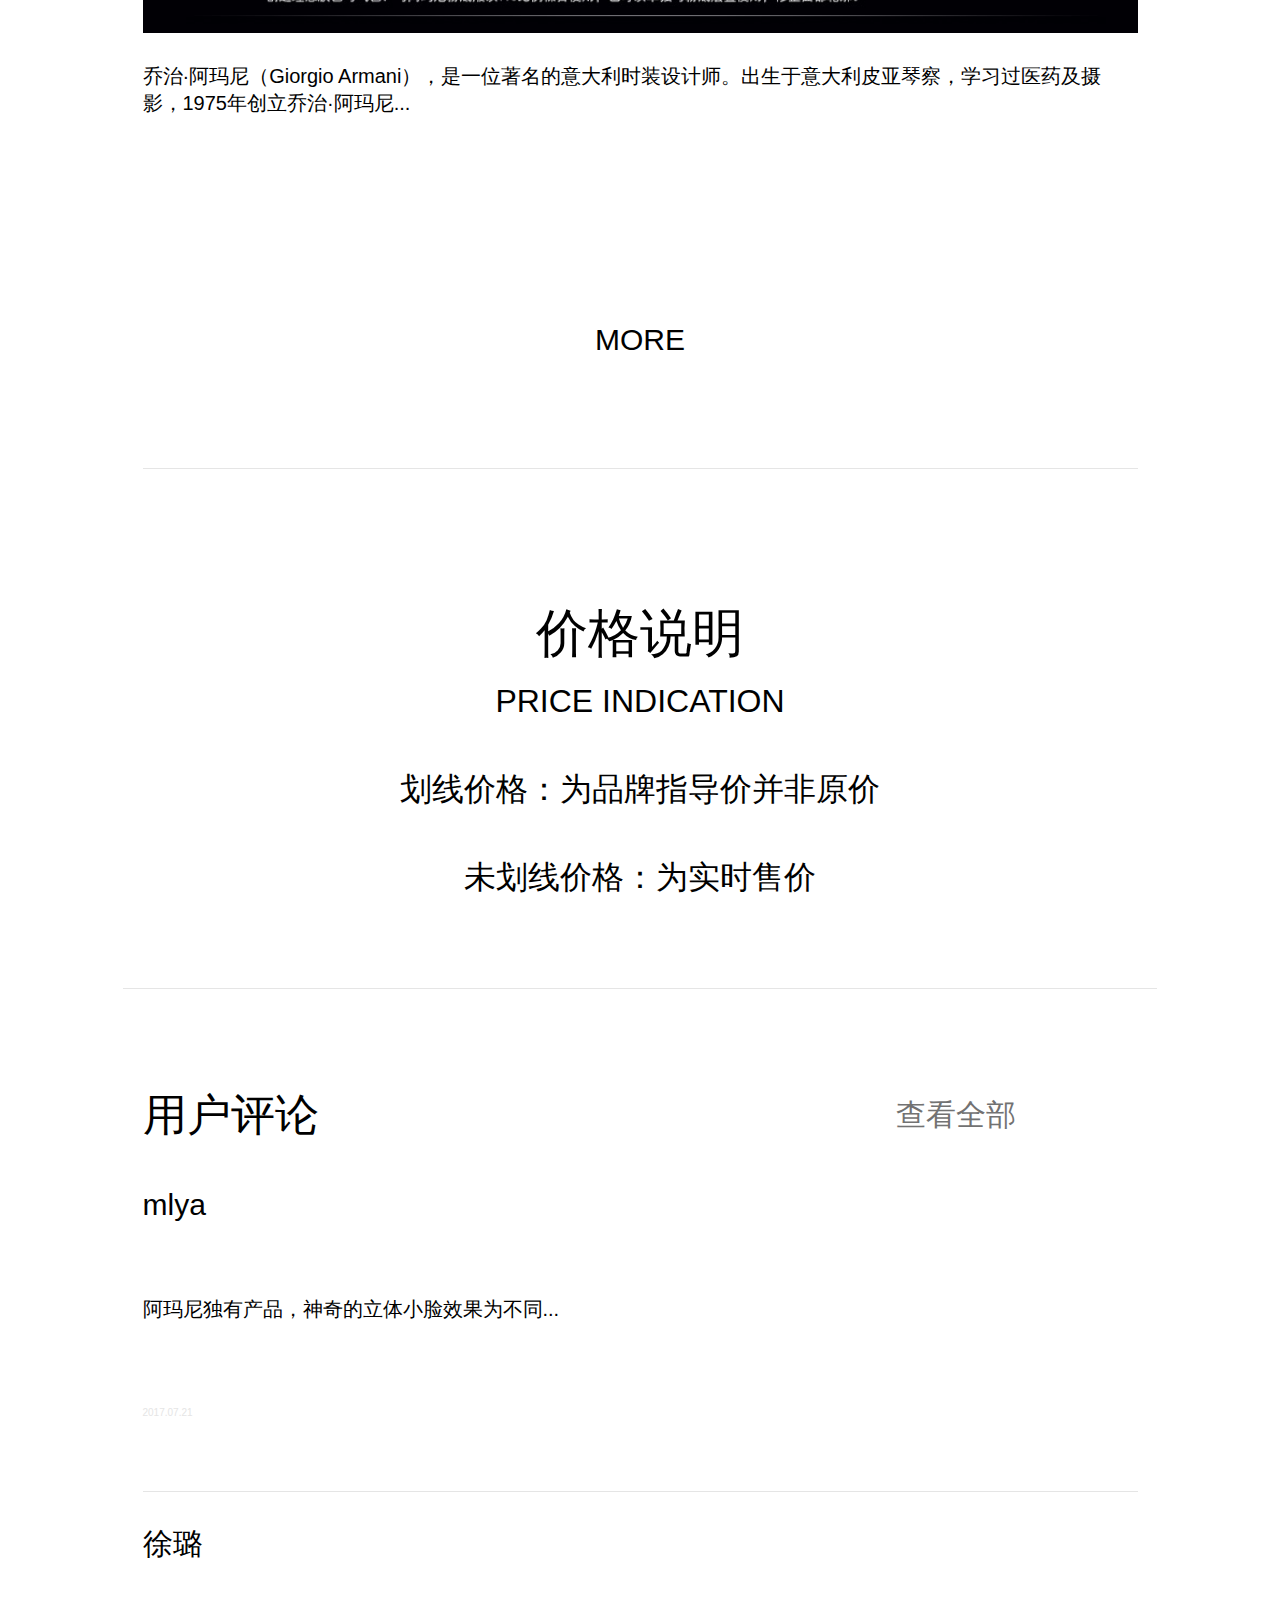
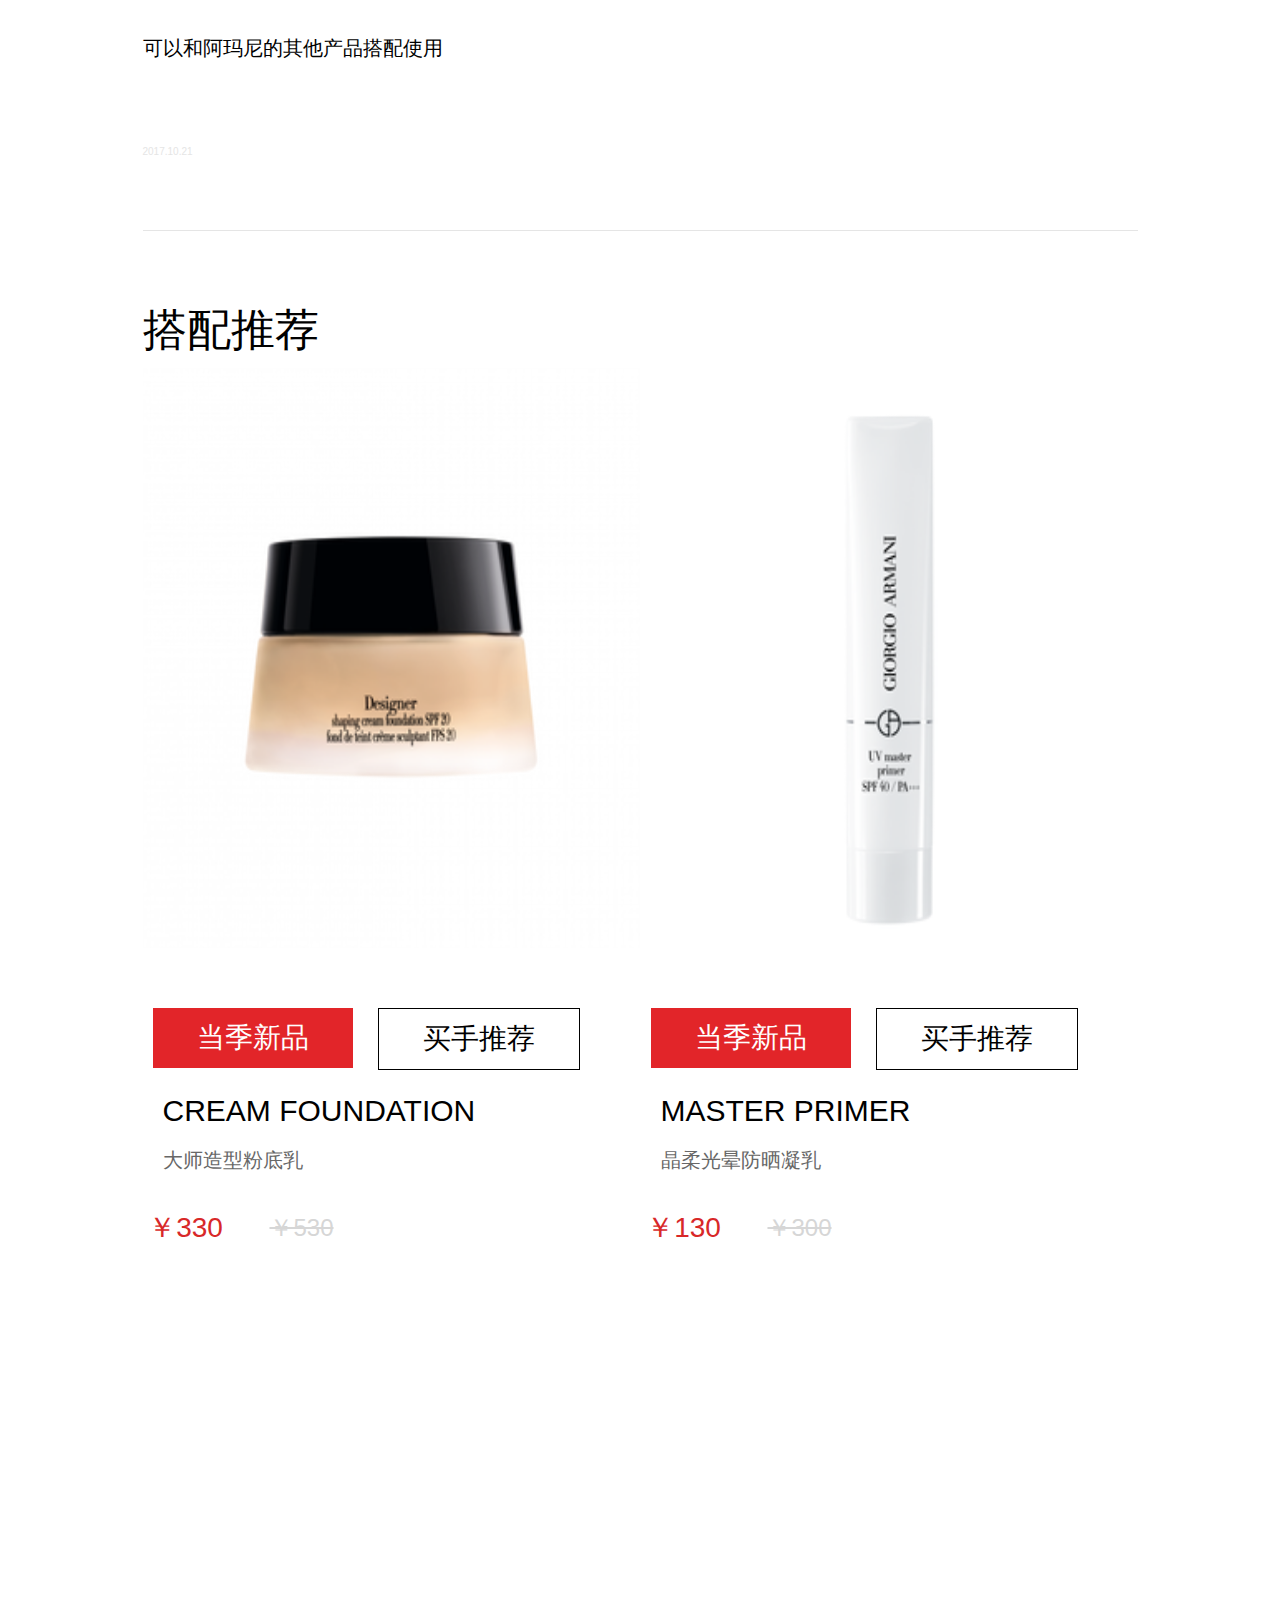
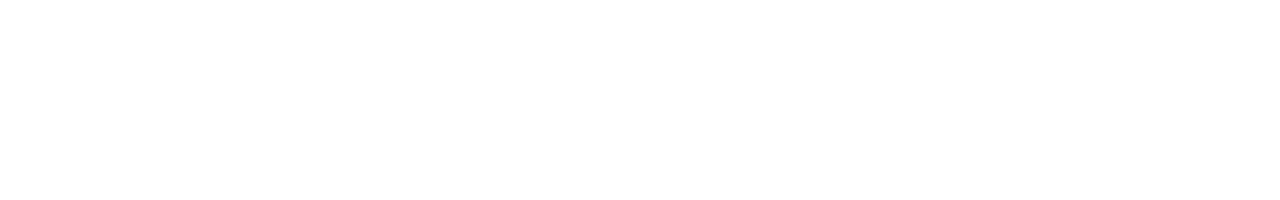
<file: xiangqing.html>
<!DOCTYPE html>
<html lang="en">
<head>
	<meta charset="UTF-8">
	<meta name="viewport" content="width=device-width,user-scalable=no,initial-scale=1.0,maximum-scale=1.0,minimum-scale=1.0">
	<meta http-equiv="X-UA-Compatible" content="ie=edge">
	<title>详情</title>
	<link rel="stylesheet" href="css/xiangqing.css">
	 <link rel="shortcut icon" href="img/logo.ico">
	<script src="js/rem.js"></script>
</head>
<body>
<header>
	<div class="hea_nk">
		<a href="xinxi.html" class="fanhui">
			 <i class="iconfont icon1" id="ico_2">&#xe652;</i>
		</a>
		<div class="title">FLUID SHEER</div>
		<a href="" class="fanhui">
			 <i class="iconfont icon1">&#xe603;</i>
		</a>
	</div>
</header>
<section>
	<a href="" class="img_box">
		<img src="img/ma13.png" alt="">
	</a>
</section>
<div class="xx_text">
	<div class="text_list1">
		<div class="price">￥580</div>
		<div class="price2">当季新品</div>
		<div class="price3">买手推荐</div>	
	</div>
	<p>【极缎】光影底妆修颜液100ml</p>
	<div class="xx_text2">预计2018/01/10发货</div>
</div>

<div class="sec_2">
	<div class="sec_2_1">闪购</div>
	<p>距离结束还有05天05小时21秒</p>
</div>

<div class="sec_3">
	<div class="sec_2_1">服务</div>
	<p>全场满700包邮 | 正品保障 | 不支持7天无理由退货</p>
</div>

<div class="sec_4">
	<div class="spcs">
		<div class="spcs_title">商品参数</div>
	</div>
	<div class="ppcd">
		<div class="ppcd1">品牌属地：</div>
		<div class="ppcd2">意大利米兰</div>
	</div>

	<div class="ppcd">
		<div class="ppcd1">品牌产地：</div>
		<div class="ppcd2">意大利米兰</div>
	</div>

	<div class="ppcd">
		<div class="ppcd1">产品类型</div>
		<div class="ppcd2">彩妆</div>
	</div>
	<div class="ppcd">
		<div class="ppcd1">适用肌肤</div>
		<div class="ppcd2">所有肌肤</div>
	</div>

	<div class="ppcd">
		<div class="ppcd1">保质期</div>
		<div class="ppcd2">2019年12月01日</div>
	</div>

	<div class="ppcd">
		<div class="ppcd1">主要成分与功效</div>
		<div class="ppcd2">创新</div>
	</div>
	<div class="xiala">
		<a href="" class="dianji">
		  <i class="iconfont icon8">&#xe600;</i>
		</a>
	</div>
	<div class="gd">
		<a href="" class="more">MORE</a>
	</div>
</div>

<div class="sec_4">
	<div class="spcs">
		<div class="spcs_title">商品详情</div>
	</div>
	<div class="xq_tu">
		<a href="" class="xq_box">
			<img src="img/ma13.png" alt="">
		</a>
	</div>

</div>

<div class="sec_5">
	<div class="spcs">
		<div class="spcs_title">退货提示</div>
	</div>
	<div class="th_text">
		<p>根据相关法律规定，此商品如无明显质量问题，恕不退还。如因过敏原因需要退货，务请附上医院的相关证明。</p>
	</div>
</div>
<div class="ppzy">
	<div class="pp_top">
		<div class="pp_title">GIORGIO ARMANI</div>
		<a href="" class="pp_zy">品牌主页
		 <i class="iconfont icon9">&#xe6c0;</i>
		</a>
	</div>
	<div class="pp_imgbox">
		<img src="img/armani.jpg" alt="">
	</div>
	<div class="pp_text">
		<p id="wen">乔治·阿玛尼（Giorgio Armani），是一位著名的意大利时装设计师。出生于意大利皮亚琴察，学习过医药及摄影，1975年创立乔治·阿玛尼...</p>
	</div>
	<div class="xiala">
		<a href="" class="dianji">
		  <i class="iconfont icon8">&#xe600;</i>
		</a>
	</div>
	<div class="gd">
		<a href="" class="more">MORE</a>
	</div>
</div>
<div class="jgxq">
	<div class="jgxq_nk">
		<div class="jjxq_1">
			<div class="jjxq_1_1">价格说明</div>
			<div class="jjxq_1_2">PRICE INDICATION</div>
			<div class="jjxq_1_3">划线价格：为品牌指导价并非原价</div>
			<div class="jjxq_1_3">未划线价格：为实时售价</div>
		</div>
	</div>
</div>

<div class="yhpj">
	<div class="yhpl_top">
		<div class="yhpj_titlt">用户评论</div>
		<a href="" class="yhpj_ck">查看全部</a>
	</div>
	<div class="pl">
		<div class="pl_1">mlya</div>
		<div class="pl_2">阿玛尼独有产品，神奇的立体小脸效果为不同...</div>
		<div class="pl_3">2017.07.21</div>
	</div>

	<div class="pl">
		<div class="pl_1">徐璐</div>
		<div class="pl_2">可以和阿玛尼的其他产品搭配使用</div>
		<div class="pl_3">2017.10.21</div>
	</div>

</div>    

<div class="dapei">
	<div class="dapei_top">
		<div class="dp_titlt">搭配推荐</div>
	</div>
	<div class="sec_nk">
	  <div class="sec_list">
			<a href="" class="list1">
				<img src="img/fl7.png" alt="">
			</a>
			<div class="list_text">
				<div class="li_text1">当季新品</div>
				<div class="li_text2">买手推荐</div>
			</div>
			<div class="list_text2">CREAM FOUNDATION
            </div>
            <div class="list_text3">大师造型粉底乳
            </div>
            <div class="price5">
            	<div class="pr1">￥330</div>
            	<div class="pr2">￥530</div>
            </div>
		</div>
			<div class="sec_list">
			<a href="" class="list1">
				<img src="img/ma5.png" alt="">
			</a>
			<div class="list_text">
				<div class="li_text1">当季新品</div>
				<div class="li_text2">买手推荐</div>
			</div>
			<div class="list_text2">MASTER PRIMER
            </div>
            <div class="list_text3">晶柔光晕防晒凝乳
            </div>
            <div class="price5">
            	<div class="pr1">￥130</div>
            	<div class="pr2">￥300</div>
            </div>
		</div>



	</div>
</div>
<!-- 底部开始 -->
<div class="footer">
	<div class="fot_nk">
		<a href="" class="fot_list">
		   <i class="iconfont icon10">&#xe61d;</i>
		   <div class="fot_te">购物袋</div>
		</a>
		<a href="" class="fot_list1">加入购物袋	
		</a>
		<a href="" class="fot_list2">立即购买</a>
	</div>
</div>
<!-- 底部结束 -->

</body>
</html>
</file>
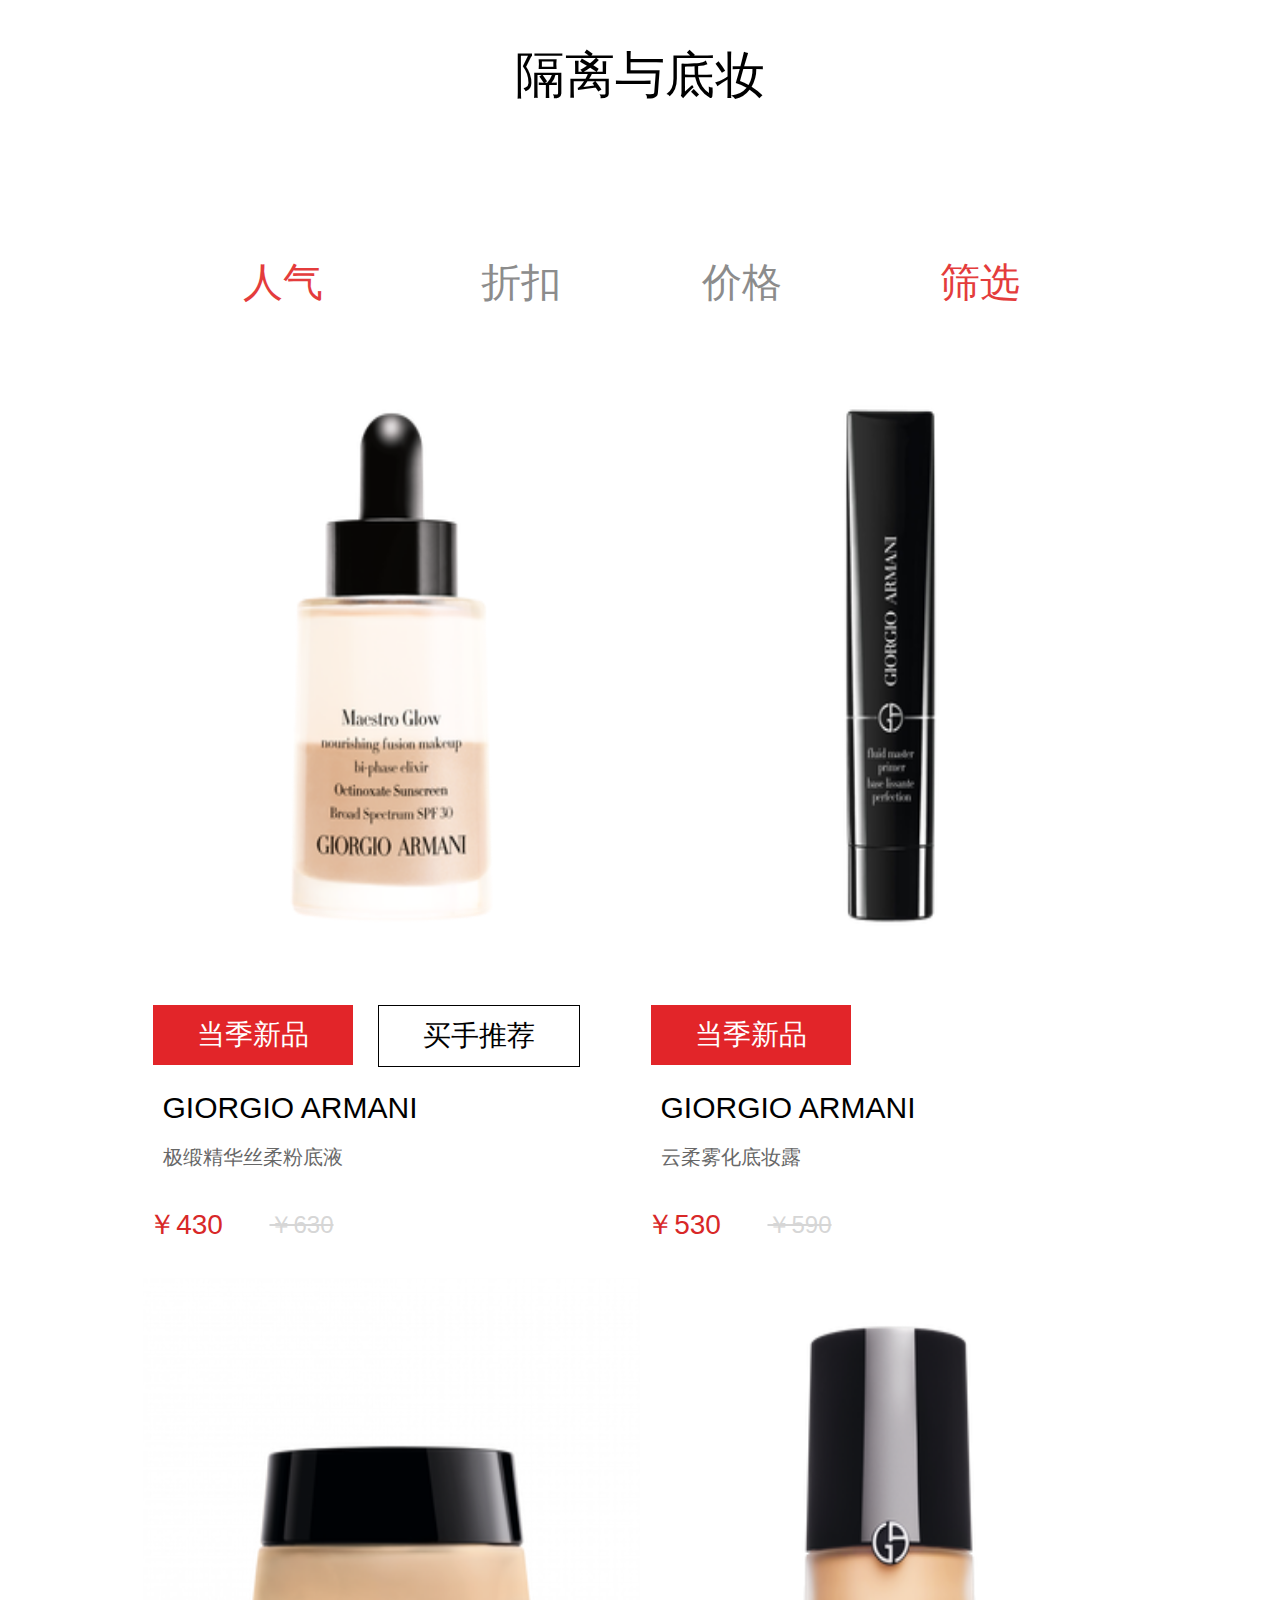
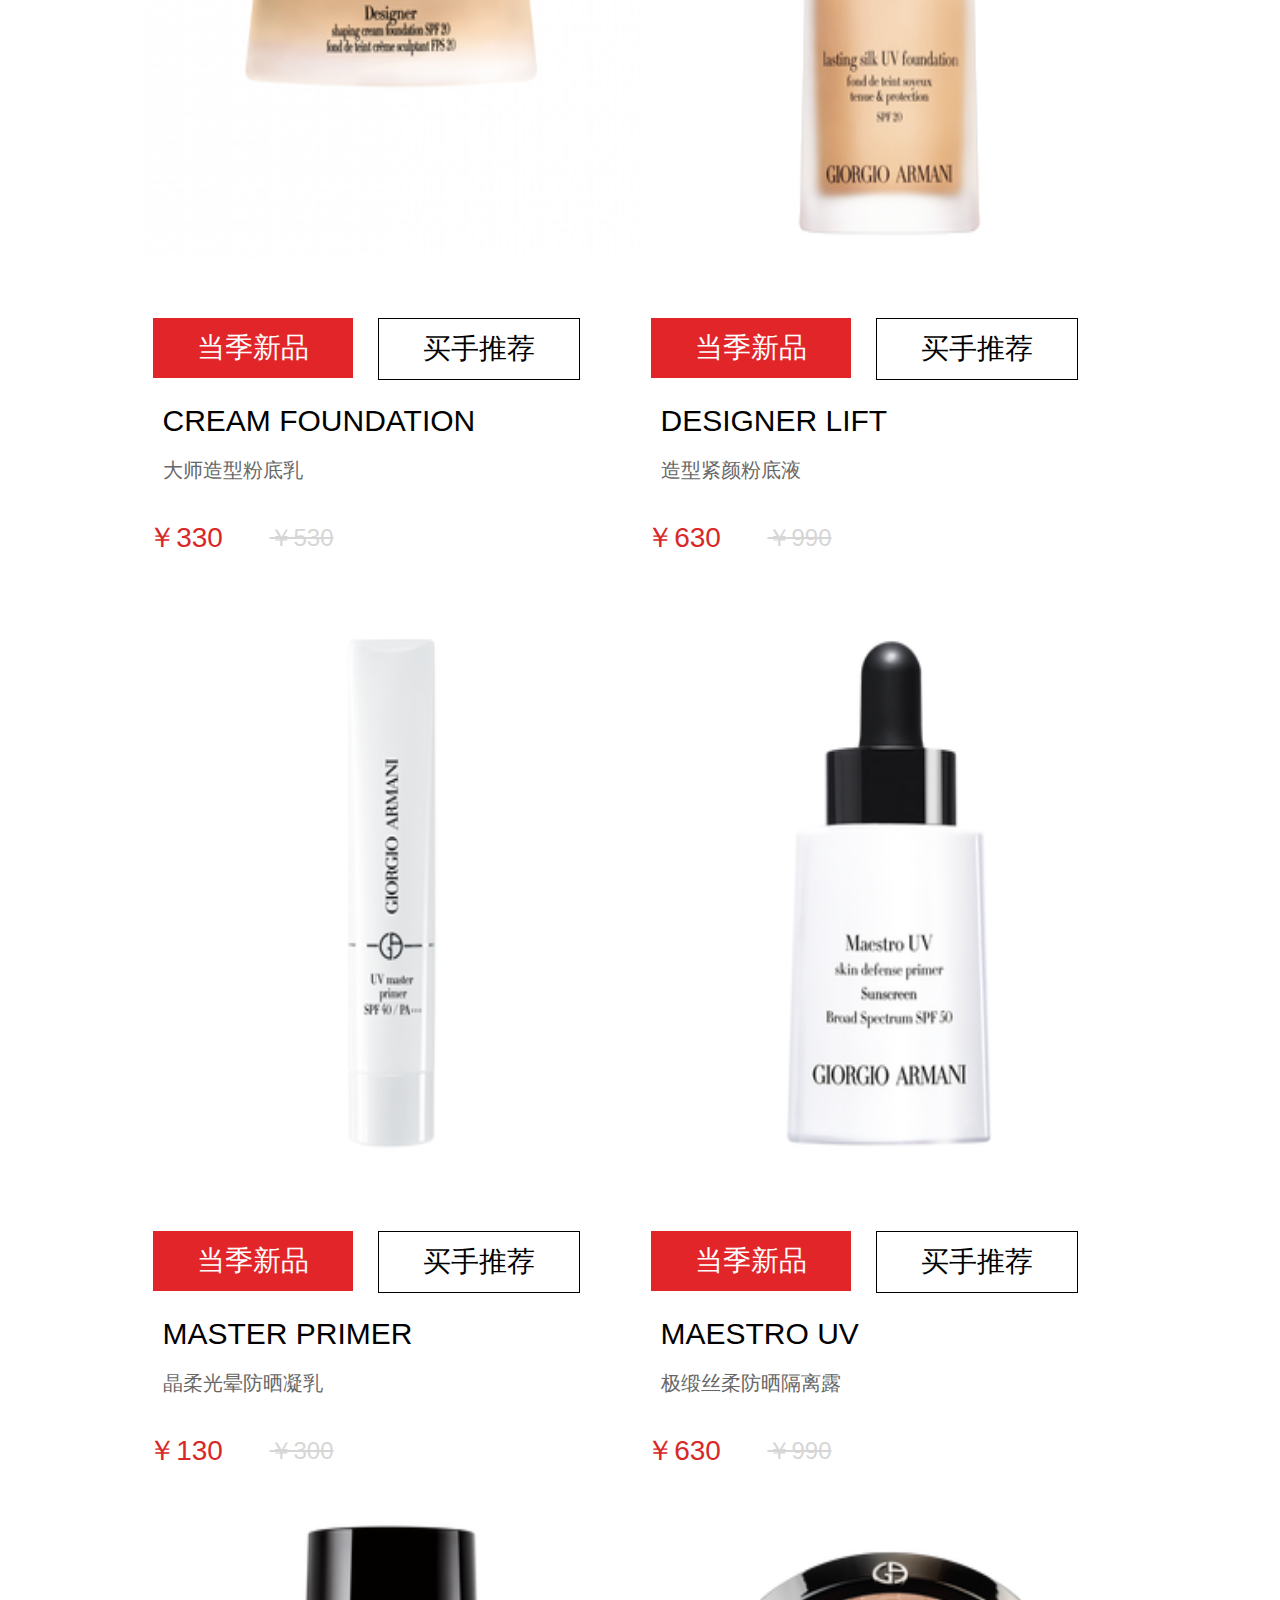
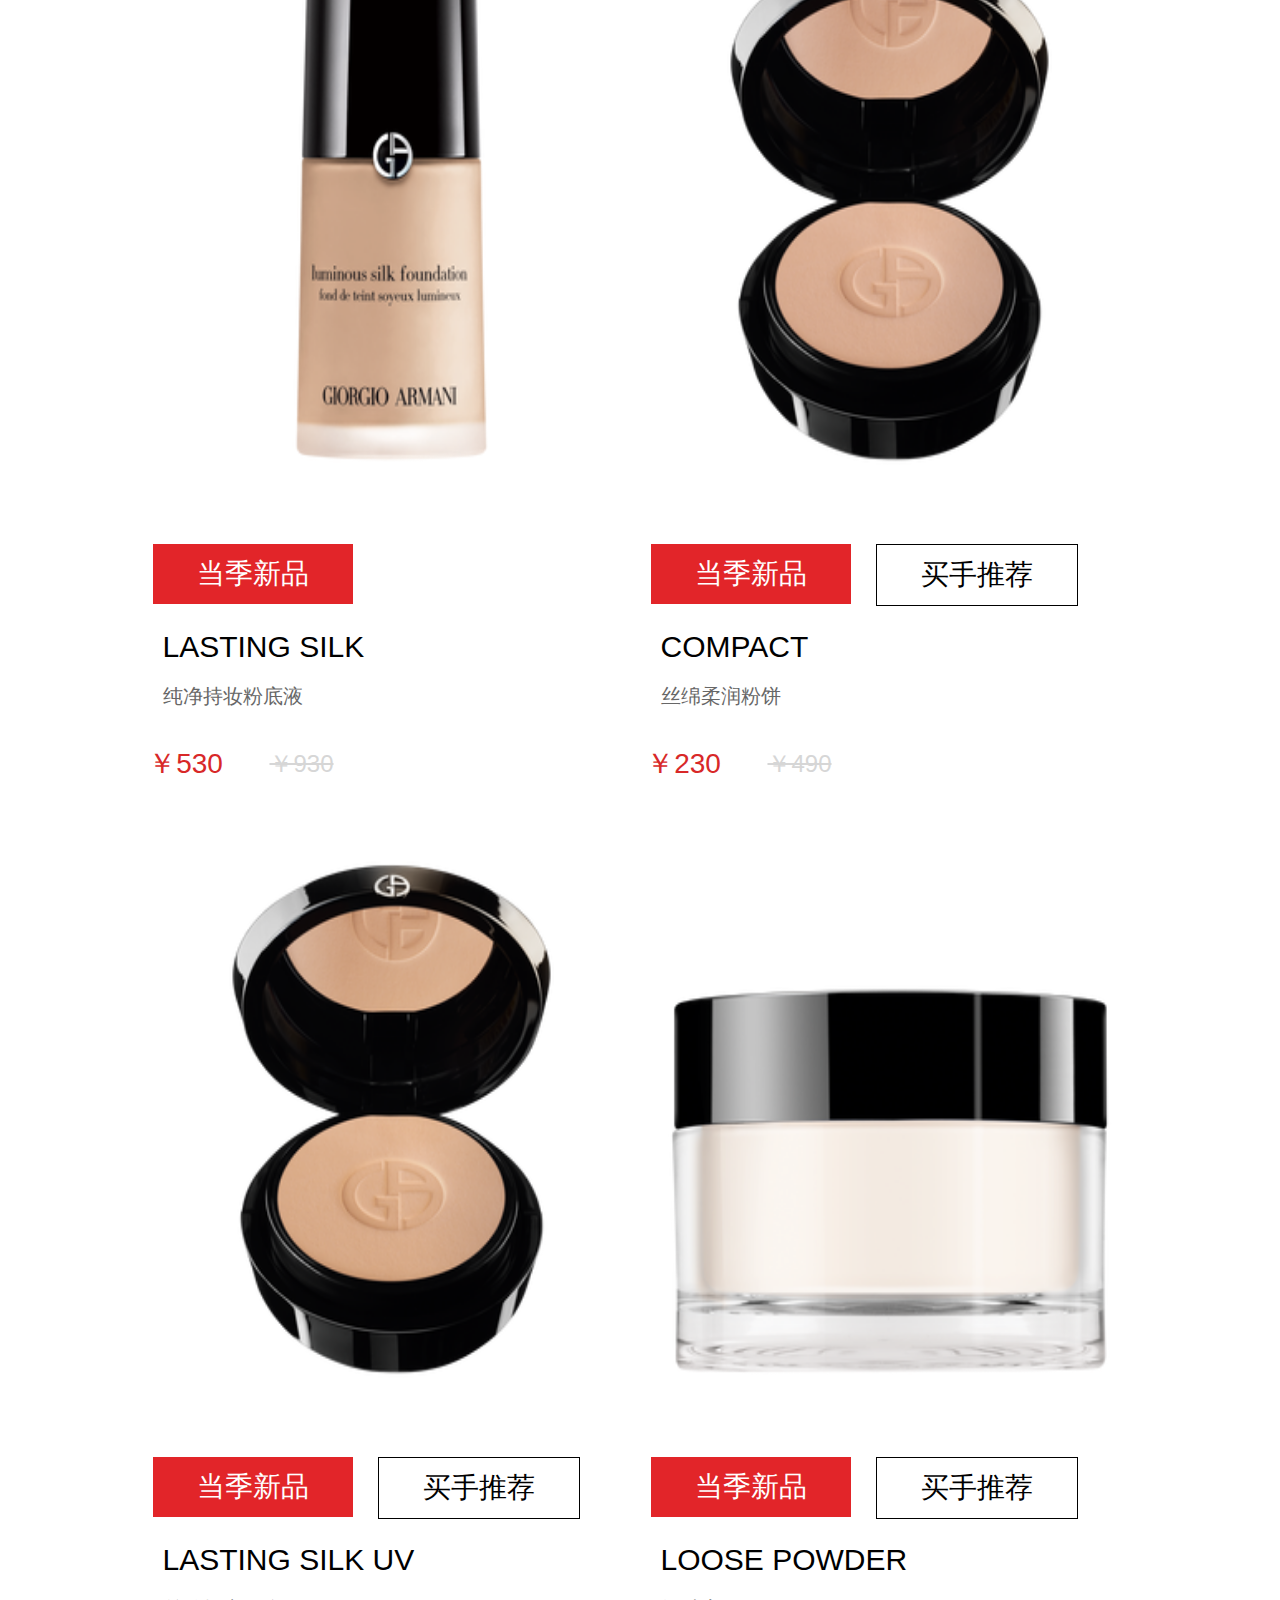
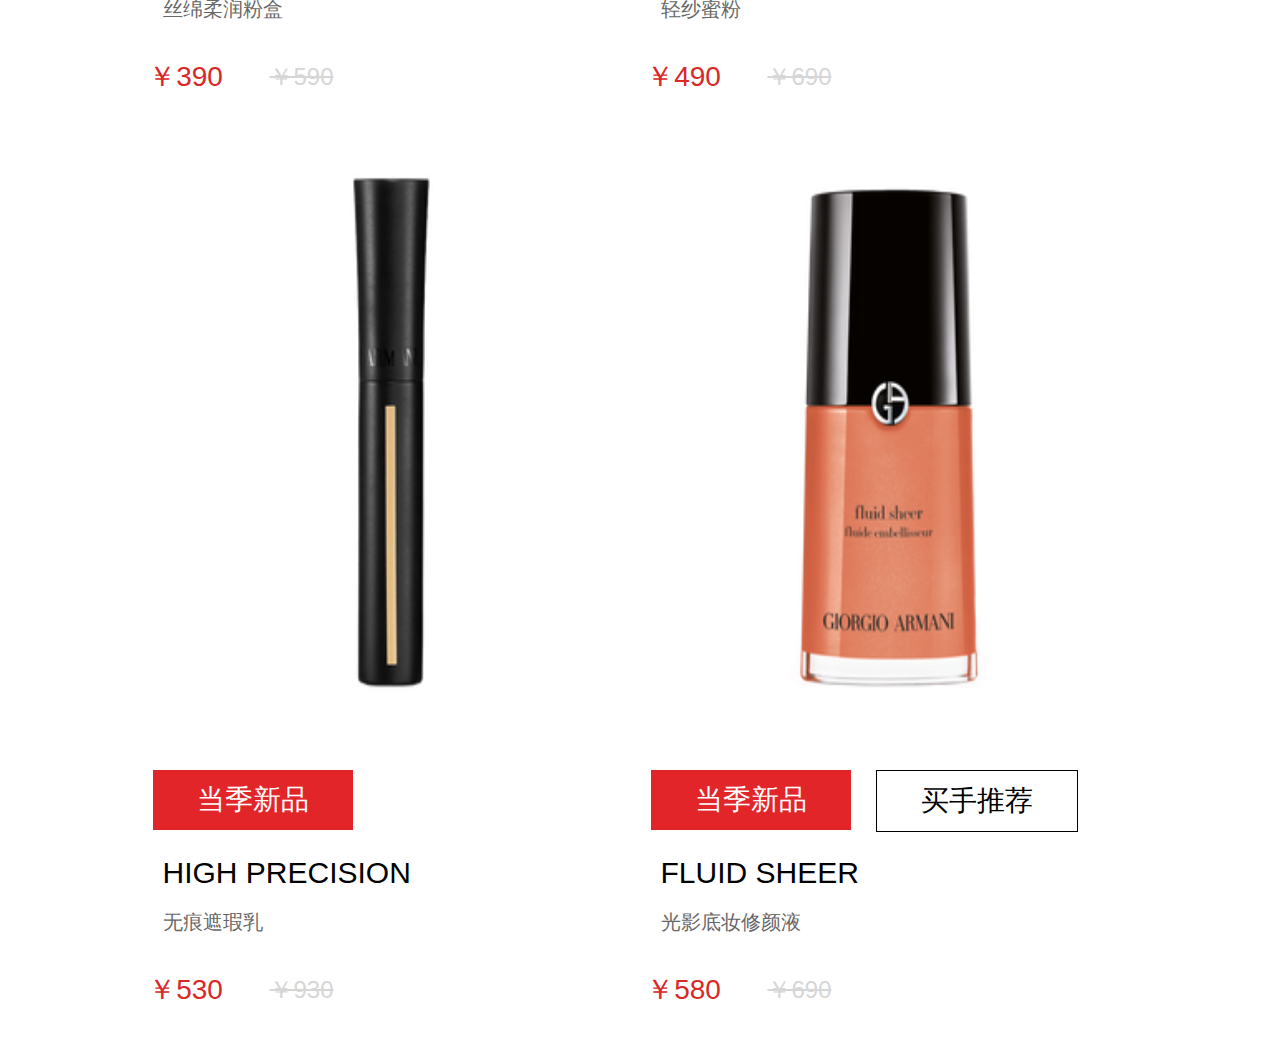
<file: xinxi.html>
<!DOCTYPE html>
<html lang="en">
<head>
	<meta charset="UTF-8">
	<meta name="viewport" content="width=device-width,user-scalable=no,initial-scale=1.0,maximum-scale=1.0,minimum-scale=1.0">
	<meta http-equiv="X-UA-Compatible" content="ie=edge">
	<title>信息</title>
	<link rel="stylesheet" href="css/xinxi.css">
	 <link rel="shortcut icon" href="img/logo.ico">
	<script src="js/rem.js"></script>
</head>
<body>
<header>
	<div class="hea_nk">
		<a href="classify.html" class="fanhui">
			 <i class="iconfont icon1" id="ico_1">&#xe652;</i>
		</a>
		<div class="title">隔离与底妆</div>
		<a href="" class="fanhui">
			 <i class="iconfont icon1">&#xe603;</i>
		</a>
	</div>
</header>
<div class="list">
	<div class="list_nk">
		<a href="" class="list_title">人气</a>
		<a href="" class="list_title2">折扣</a>
		<a href="" class="list_title3">价格
		<i class="iconfont icon2">&#xe605;</i>
		</a>
		<a href="" class="list_title">筛选
		<i class="iconfont icon3">&#xe606;</i>
		</a>
	</div>
</div>
<section>
	<div class="sec_nk">
		<div class="sec_list">
			<a href="" class="list1">
				<img src="img/mb2.png" alt="">
			</a>
			<div class="list_text">
				<div class="li_text1">当季新品</div>
				<div class="li_text2">买手推荐</div>
			</div>
			<div class="list_text2">GIORGIO ARMANI
            </div>
            <div class="list_text3">极缎精华丝柔粉底液
            </div>
            <div class="price">
            	<div class="pr1">￥430</div>
            	<div class="pr2">￥630</div>
            </div>
		</div>

		<div class="sec_list">
			<a href="" class="list1">
				<img src="img/ma4.png" alt="">
			</a>
			<div class="list_text">
				<div class="li_text1">当季新品</div>
				<!-- <div class="li_text2">买手推荐</div> -->
			</div>
			<div class="list_text2">GIORGIO ARMANI
            </div>
            <div class="list_text3">云柔雾化底妆露
            </div>
            <div class="price">
            	<div class="pr1">￥530</div>
            	<div class="pr2">￥590</div>
            </div>
		</div>
	</div>
</section>

<section>
	<div class="sec_nk">
		<div class="sec_list">
			<a href="" class="list1">
				<img src="img/fl7.png" alt="">
			</a>
			<div class="list_text">
				<div class="li_text1">当季新品</div>
				<div class="li_text2">买手推荐</div>
			</div>
			<div class="list_text2">CREAM FOUNDATION
            </div>
            <div class="list_text3">大师造型粉底乳
            </div>
            <div class="price">
            	<div class="pr1">￥330</div>
            	<div class="pr2">￥530</div>
            </div>
		</div>

		<div class="sec_list">
			<a href="" class="list1">
				<img src="img/fl8.png" alt="">
			</a>
			<div class="list_text">
				<div class="li_text1">当季新品</div>
				<div class="li_text2">买手推荐</div>
			</div>
			<div class="list_text2">DESIGNER LIFT
            </div>
            <div class="list_text3">造型紧颜粉底液
            </div>
            <div class="price">
            	<div class="pr1">￥630</div>
            	<div class="pr2">￥990</div>
            </div>
		</div>
	</div>
</section>

<section>
	<div class="sec_nk">
		<div class="sec_list">
			<a href="" class="list1">
				<img src="img/ma5.png" alt="">
			</a>
			<div class="list_text">
				<div class="li_text1">当季新品</div>
				<div class="li_text2">买手推荐</div>
			</div>
			<div class="list_text2">MASTER PRIMER
            </div>
            <div class="list_text3">晶柔光晕防晒凝乳
            </div>
            <div class="price">
            	<div class="pr1">￥130</div>
            	<div class="pr2">￥300</div>
            </div>
		</div>

		<div class="sec_list">
			<a href="" class="list1">
				<img src="img/ma6.png" alt="">
			</a>
			<div class="list_text">
				<div class="li_text1">当季新品</div>
				<div class="li_text2">买手推荐</div>
			</div>
			<div class="list_text2">MAESTRO UV
            </div>
            <div class="list_text3">极缎丝柔防晒隔离露
            </div>
            <div class="price">
            	<div class="pr1">￥630</div>
            	<div class="pr2">￥990</div>
            </div>
		</div>
	</div>
</section>

<section>
	<div class="sec_nk">
		<div class="sec_list">
			<a href="" class="list1">
				<img src="img/ma8.png" alt="">
			</a>
			<div class="list_text">
				<div class="li_text1">当季新品</div>
				<!-- <div class="li_text2">买手推荐</div> -->
			</div>
			<div class="list_text2">LASTING SILK
            </div>
            <div class="list_text3">纯净持妆粉底液
            </div>
            <div class="price">
            	<div class="pr1">￥530</div>
            	<div class="pr2">￥930</div>
            </div>
		</div>

		<div class="sec_list">
			<a href="" class="list1">
				<img src="img/ma9.png" alt="">
			</a>
			<div class="list_text">
				<div class="li_text1">当季新品</div>
				<div class="li_text2">买手推荐</div>
			</div>
			<div class="list_text2">COMPACT
            </div>
            <div class="list_text3">丝绵柔润粉饼
            </div>
            <div class="price">
            	<div class="pr1">￥230</div>
            	<div class="pr2">￥490</div>
            </div>
		</div>
	</div>
</section>

<section>
	<div class="sec_nk">
		<div class="sec_list">
			<a href="" class="list1">
				<img src="img/ma10.png" alt="">
			</a>
			<div class="list_text">
				<div class="li_text1">当季新品</div>
				<div class="li_text2">买手推荐</div>
			</div>
			<div class="list_text2">LASTING SILK UV
            </div>
            <div class="list_text3">丝绵柔润粉盒
            </div>
            <div class="price">
            	<div class="pr1">￥390</div>
            	<div class="pr2">￥590</div>
            </div>
		</div>

		<div class="sec_list">
			<a href="" class="list1">
				<img src="img/ma11.png" alt="">
			</a>
			<div class="list_text">
				<div class="li_text1">当季新品</div>
				<div class="li_text2">买手推荐</div>
			</div>
			<div class="list_text2">LOOSE POWDER
            </div>
            <div class="list_text3">轻纱蜜粉
            </div>
            <div class="price">
            	<div class="pr1">￥490</div>
            	<div class="pr2">￥690</div>
            </div>
		</div>
	</div>
</section>

<section>
	<div class="sec_nk">
		<div class="sec_list">
			<a href="" class="list1">
				<img src="img/ma12.png" alt="">
			</a>
			<div class="list_text">
				<div class="li_text1">当季新品</div>
				<!-- <div class="li_text2">买手推荐</div> -->
			</div>
			<div class="list_text2">HIGH PRECISION
            </div>
            <div class="list_text3">无痕遮瑕乳
            </div>
            <div class="price">
            	<div class="pr1">￥530</div>
            	<div class="pr2">￥930</div>
            </div>
		</div>

		<div class="sec_list">
			<a href="xiangqing.html" class="list1">
				<img src="img/ma13.png" alt="">
			</a>
			<div class="list_text">
				<div class="li_text1">当季新品</div>
				<div class="li_text2">买手推荐</div>
			</div>
			<div class="list_text2">FLUID SHEER
            </div>
            <div class="list_text3">光影底妆修颜液
            </div>
            <div class="price">
            	<div class="pr1">￥580</div>
            	<div class="pr2">￥690</div>
            </div>
		</div>
	</div>
</section>
</body>
</html>
</file>
<file: css/index.css>
/*
* @Author: Yuejiaqun
* @Date:   2018-01-04 17:46:48
* @Last Modified by:   Yuejiaqun
* @Last Modified time: 2018-01-11 10:16:24
*/
@import url("base.css");

@font-face {
  font-family: 'iconfont';  /* project id 531337 */
  src: url('https://at.alicdn.com/t/font_531337_wx0e928cv26gvi.eot');
  src: url('https://at.alicdn.com/t/font_531337_wx0e928cv26gvi.eot?#iefix') format('embedded-opentype'),
  url('https://at.alicdn.com/t/font_531337_wx0e928cv26gvi.woff') format('woff'),
  url('https://at.alicdn.com/t/font_531337_wx0e928cv26gvi.ttf') format('truetype'),
  url('https://at.alicdn.com/t/font_531337_wx0e928cv26gvi.svg#iconfont') format('svg');
}
.iconfont{
	font-family: 'iconfont';
}
i{
	font-style: normal;

}
body{
	height: 60rem;
}
.headr{
    width: 100%;
    height: 1.23rem;
    overflow: hidden;
    position: fixed;
	top: 0;
    left: 0;
    z-index: 999;
    background: white;

}
.navw{
	margin-top:1.23rem ;
}
.sousuo{
	display: block;
	width: 9.9rem;
	height: 1.02rem;
	background: #f5f5f5;
	margin: 0.21rem 0.45rem 0 0.45rem;
	overflow: hidden;
}
/* .sousuo img{
	display: block;
	width: 0.42rem;
	height: 0.43rem;
	margin: 0.2rem auto ;

} */
.icon1{
	font-size: 0.42rem;
	margin: 0.3rem 1rem;
	color: black;
}
.shuru{
	width: 5rem;
	height: 0.8rem;
	background: #f5f5f5;
	border: 0.01rem solid #f5f5f5;
	padding-left: 2rem;
	box-sizing: border-box;

}
.shuru:focus{
	outline: none;
}
.nav{
	width: 100%;
	height: 1.41rem;

}

.nav_list{
	width: 9.9rem;
	height: 100%;
	margin: 0 0.45rem;
	overflow: hidden;
	display: flex;
}
.list_zi{
	display: block;
	width: 2rem;
	height: 0.61rem;
	line-height: 0.61rem;
	font-size: 0.39rem;
	color: black;
	margin-top: 0.45rem;
}
.nav_list .list_zi:first-child{
	color: #d72825;
}
/* 列表结束 */
/* banner开始 */
.banner{
	width: 100%;
	height: 5.58rem;
}
.banner_box{
	width: 9.9rem;
	height: 100%;
	margin: 0 0.45rem;
	position: relative;
}
.banner_box li a{
	width: 100%;
	height: 100%;
	display: block;
}
.banner_box li a img{
	width: 100%;
	height: 100%;
	display: block;
	position: absolute;
	top: 0;
	left:0;
}
.btn_box{
	width: 1.2rem;
	height: 0.12rem;
/* 	background: yellow; */
	display: block;
	position: absolute;
	top: 0;
	bottom: 0;
	margin-top :  auto;
	margin-bottom :  auto;
	left: 0;
	right: 0;
	margin-left :  auto;
	margin-right :  auto;
	margin-bottom: 0.1rem;
	display: flex;
	justify-content: space-between;

}
.btn_box li{
	width: 0.12rem;
	height: 0.12rem;
	background: black;
	border-radius: 50%;
}
.btn_box li:hover{
	background: #fff;
}
/* banner结束 */
/* 超级大牌开始 */
.cjdp{
	width: 9.9rem;
	height: 6rem;
	margin: 0.4rem auto 0;
	display: flex;
}
.cj_list{
	width: 4.87rem;
	height: 100%;
	float: left;
}
.cjdp_list1{
	width: 4.87rem;
	height: 100%;
	display: block;
/* 	background: yellow; */
	position: relative;
/* 	float: left; */

}
.cjdp_list1 img{
	width: 100%;
	height: 100%;
	display: block;
}
.cj_text1{
	width: 3.2rem;
	height: 0.3rem;
	color: black;
	font-size: 0.2rem;
	line-height: 0.3rem;
	position: absolute;
	top: 0;
	bottom:0;
	margin-top: 0.02rem; 


}
.cj_text2{
	width: 3.2rem;
	height: 0.2rem;
	color: #da2423;
	font-size: 0.1rem;
	line-height: 0.2rem;
	position: absolute;
	top: 0;
	bottom:0;
	margin-top: 1rem; 


}
.cjdp .cj_list:last-child{
	margin-left: 0.3rem;
}
.cjdp_list2{
	display: block;
	width: 100%;
	height: 3.07rem;
}
.rmqd{
	width: 2.6rem;
	height: 100%;
	float: left;
}
.re_text1{
	width: 1.75rem;
	height: 0.73rem;
	font-size: 0.37rem;
	color: black;
	text-align: center;
	line-height: 0.73rem;
}
.re_text2{
	width: 1.75rem;
	height: 0.5rem;
	font-size: 0.1rem;
	color:#da2423;
	text-align: center;
/* 	line-height: 0.73rem; */
}
.cjdp_list2 img{
	width: 2.1rem;
	height: 2.44rem;
	display: block;
}
/* 超级大牌结束 */
/* 今日上新开始 */
.jrsx{
	width: 9.9rem;
	height: 2.23rem;
	margin: 0 auto;
	overflow: hidden;
	margin-bottom: 0.1rem;
}
.jr-text{
	width: 2.5rem;
	height: 100%;
	color: black;
	font-size: 0.5rem;
	line-height: 2.23rem;
	float: left;

}
.jrsx .jr-text:last-child{
	font-size: 0.2rem;
}
.list_box{
	width: 9.9rem;
	height: 6.59rem;
	margin:0 auto 0.2rem;
	position: relative;
}
.list_box a{
	width: 100%;
	height: 100%;
	display: block;
}
.list_box img{
	width: 100%;
	height: 100%;
	display: block;
}
.lt1{
	width: 3.98rem;
	height: 2.19rem;
	position: absolute;
	bottom: 0;
	left: 0;

}
.lt1_1{
	width: 100%;
	height: 0.62rem;
	color: #fefefe;
	font-size: 0.3rem;
   margin-left: 0.3rem;
	line-height: 0.62rem;

}
.lt1_2{
	width: 100%;
	height: 0.62rem;
	color: #fefefe;
	font-size: 0.09rem;
    margin-left: 0.3rem;
	line-height: 0.62rem;

}
/* 今日上新结束 */
.rmpp{
	width: 9.9rem;
	height: 2.23rem;
	margin: 0 auto;
	overflow: hidden;
	margin-bottom: 0.1rem;
}
.rm-text{
	width: 2.5rem;
	height: 100%;
	color: black;
	font-size: 0.5rem;
	line-height: 2.23rem;
	float: left;

}
.rmpp .rm-text:last-child{
	font-size: 0.2rem;
}
.ckgd{
	display: block;
	width: 3rem;
	height: 100%;
	color:#d72825;
	font-size: 0.03rem;
	text-align: center;
	line-height: 2.23rem;
	float: right;


}
.m_logo{
	width: 9.9rem;
	height: 4.54rem;
	margin: 0 auto;
	display: flex;
	flex-wrap: wrap;
	justify-content: space-between;
}
.logo1{
	width: 3.03rem;
	height: 2.27rem;
	display: block;
}
.logo1 img{
	display: block;
	width: 100%;
	height: 100%;
}
/* tab栏开始 */
.tab{
	width: /* 10.5rem */100%;
	height: 1.7rem;
	margin: 1rem auto 0 ;
	background: white;
	display: flex;
	justify-content: space-between;
	position: fixed;
	bottom: 0;
}
.low{
	margin-bottom: 3rem;
}
.tab_list{
	width: 1.1rem;
	height: 100%;
	display: block;
	margin-left: 0.3rem;
}
.icon2{
	font-size: 0.9rem;
	color: #da2722;
	margin: 0rem 0.1rem;
}
.icon3{
	font-size: 0.9rem;
	color: #333333;
	margin: 0 0.1rem;
}
.tab_zi{
	width: 100%;
	height: 0.49rem;
	font-size: 0.01rem;
	color: #787878;
	text-align: center;
}
#shouye{
	color: #da2722;
}
/* tab栏结束 */
</file>
<file: css/classify.css>
/*
* @Author: Yuejiaqun
* @Date:   2018-01-05 13:53:07
* @Last Modified by:   Yuejiaqun
* @Last Modified time: 2018-01-11 10:17:24
*/
@import url("base.css");

@font-face {
  font-family: 'iconfont';  /* project id 532953 */
  src: url('https://at.alicdn.com/t/font_532953_l9duybj0b12it3xr.eot');
  src: url('https://at.alicdn.com/t/font_532953_l9duybj0b12it3xr.eot?#iefix') format('embedded-opentype'),
  url('https://at.alicdn.com/t/font_532953_l9duybj0b12it3xr.woff') format('woff'),
  url('https://at.alicdn.com/t/font_532953_l9duybj0b12it3xr.ttf') format('truetype'),
  url('https://at.alicdn.com/t/font_532953_l9duybj0b12it3xr.svg#iconfont') format('svg');
}
.iconfont{
	font-family: 'iconfont';
}
i{
	font-style: normal;

}
body{
	height: 23rem;
}
.f_header{
	width: 100%;
	height: 1.35rem;
	background: white;
	overflow: hidden;
	position: fixed;
	top: 0;
	z-index: 999;
}
.hea_nk{
	width: 9.58rem;
	height: 0.94rem;
	background: #f5f5f5;
	margin: 0.2rem auto;
	overflow: hidden;
/* 	display: flex;
	justify-content: space-between; */
}
.ssuo{
	width: 0.49rem;
	height: 0.53rem;
	display: block;
/* 	background: red; */
	margin-top: 0.18rem;
	margin-left: 0.3rem;
	float: left;
}
.icon4{
	font-size: 0.46rem;
	color: black;
	margin: 0.2rem auto;
}
.t_te{
	width: 8rem;
	height: 0.53rem;
	background:#f5f5f5;
	font-size: 0.06rem;
	margin-top: 0.2rem;
	padding-left: 2rem;
	box-sizing: border-box;
	border: 0.01rem solid #f5f5f5;

}
.t_te:focus{
	outline: none;
}
.zhuti{
	width: 100%;
	height: 11.94rem;
	background: white;
	display: flex;
}
aside{
	width: 2.29rem;
	height: 100%;
	background: #f5f5f5;
	box-sizing: border-box;
	margin-top: 2rem;


}
.fenlei{
	width: 100%;
	height: 1.65rem;
}
.fenlei li{
	width: 100%;
	height: 100%;
}
.f_text{
	display: block;
	width: 100%;
	height: 100%;
	font-size: 0.36rem;
	text-align: center;
	line-height: 1.65rem;
	color: black;
}
.fenlei li:nth-child(4){
	background: white;
	border-bottom:0.05rem solid #d21826;
}
.fen_right{
    width: 7.6rem;
    height: 100%;
    margin-left: 0.6rem;
    margin-top: 2rem;

}
.fen_title{
	width: 100%;
	height: 1.5rem;
	display: flex;
	justify-content: space-between;
}
.title_zi{
	width: 0.92rem;
	height: 100%;
	background: white;
	font-size: 0.4rem;
	text-align: center;
	line-height: 1.5rem;
	color: black;	
}
.title_right{
	width: 2.2rem;
	height: 100%;
	display: block;
	color: #d91f2a;
	font-size: 0.05rem;
	text-align: center;
	line-height: 1.5rem;

}
#geli{
	width: 2.2rem;
}
.f_list{
	width: 100%;
	height: 2.8rem;
	display: flex;
	justify-content: space-between;
	border-bottom: 0.01rem solid #f5f5f5;
	margin-bottom: 0.3rem;
}
.yanzhi{
	display: block;
	width: 2.3rem;
	height: 100%;
}
.f_list .yanzhi img{
	display: block;
	width: 100%;
	height: 2.04rem;
}
.yanzhi_zi{
	width: 100%;
	height: 0.41rem;
	color: black;
	font-size: 0.23rem;
	line-height: 0.41rem;
	text-align: center;
	margin-top: 0.2rem;

}
.tab{
	width: /* 10.5rem */100%;
	height: 1.7rem;
	margin: 1rem auto 0 ;
	background: white;
	display: flex;
	justify-content: space-between;
	position: fixed;
	bottom: 0;
}
.tab_list{
	width: 1.1rem;
	height: 100%;
	display: block;
	margin-left: 0.3rem;
}
.icon2{
	font-size: 0.9rem;
	color: #333333;
	margin: 0 0.1rem;
}
.icon3{
	font-size: 0.9rem;
	color: #333333;
	margin: 0 0.1rem;
}
.icon5{
	font-size: 0.9rem;
	color: #d91f2a;
	margin: 0 0.1rem;
}
#fenlei{
	color:  #d91f2a;
}
.tab_zi{
	width: 100%;
	height: 0.49rem;
	font-size: 0.01rem;
	color: #787878;
	text-align: center;
}
</file>
<file: css/my.css>
/*
* @Author: Yuejiaqun
* @Date:   2018-01-05 17:55:25
* @Last Modified by:   Yuejiaqun
* @Last Modified time: 2018-01-11 10:14:28
*/
@import url("base.css");

@font-face {
  font-family: 'iconfont';  /* project id 532310 */
  src: url('https://at.alicdn.com/t/font_532310_29k0fp21k54gqfr.eot');
  src: url('https://at.alicdn.com/t/font_532310_29k0fp21k54gqfr.eot?#iefix') format('embedded-opentype'),
  url('https://at.alicdn.com/t/font_532310_29k0fp21k54gqfr.woff') format('woff'),
  url('https://at.alicdn.com/t/font_532310_29k0fp21k54gqfr.ttf') format('truetype'),
  url('https://at.alicdn.com/t/font_532310_29k0fp21k54gqfr.svg#iconfont') format('svg');
}
.iconfont{
	font-family: 'iconfont';
}
i{
	font-style: normal;

}
body{
	height: 22rem;
}
header{
  width: 100%;
  height: 6.33rem;
  background: white;
  overflow: hidden;
  position: relative;
}
.top{
	width: 10.23rem;
	height: 0.74rem;
	margin: 0.4rem auto 0;
	position: relative;


}
.shezhi{
	display: block;
	width: 0.8rem;
	height: 100%;
	position: absolute;
	top: 0;
	right: 0
}
.icon1{
	font-size: 0.6rem;
	color: black;
}
.touxiang{
	width: 2.22rem;
	height: 2.22rem;
	background: white;
	display: block;
	border-radius: 50%;
	margin: 1rem auto;
}
.touxiang img{
	width: 100%;
	height: 100%;
	display: block;
}
.mlz{
	width: 2.52rem;
	height: 0.88rem;
	background: black;
	position: absolute;
	left: 4.3rem;
	font-size: 0.37rem;
	text-align: center;
	line-height: 0.88rem;
	color: white;

}
section{
	width: 10.23rem;
	height: 1.68rem;
	margin: 0 auto;
	box-sizing: border-box;
	display: flex;
	justify-content: space-between;
}
.s_1{
	width: 9.49rem;
	height: 100%;
	margin: 0 auto;
/* 	border-bottom: 0.02rem solid #cbcbcb; */
	
}
.s1_text{
	width: 1.8rem;
	height: 100%;
	font-size: 0.37rem;
	line-height: 1.68rem;
	text-align: center;
	color: black;
}
.qbdd{
	display: block;
	width: 4rem;
	height: 100%;
	font-size: 0.2rem;
	color: #9d9d9d;
	line-height: 1.68rem;
	position: relative;
	/* border-bottom: 0.02rem solid #cbcbcb; */

}
.icon2{
	font-size: 0.2rem;
	color: black;
	position: absolute;
	right: 0;
}
.wode_list{
	width: 10.23rem;
	height: 2.3rem;
	margin: 0 auto;
	display: flex;
	justify-content: space-between;
}
.dfk{
	display: block;
	width: 1.61rem;
	height: 100%;
	overflow: hidden;
}
.dfk_box{
	width: 1.12rem;
	height: 0.82rem;
	background: white;
	margin:0.35rem auto; 

}
.icon3{
	font-size: 0.8rem;
	color: black;
	margin-left: 0.13rem;
}
.dfk_text{
	width: 100%;
	height: 0.56rem;
	font-size: 0.3rem;
	color: #131313;
	line-height: 0.56rem;
	text-align: center;
}
.guanyu{
	width: 10.23rem;
	height: 1.53rem;
	margin: 0.1rem auto;
	border-bottom: 0.02rem solid #cbcbcb;
	display: flex;
	justify-content: space-between;
	margin-bottom: 0.3rem;

}
.yhq{
	width: 2.28rem;
	height: 100%;
	display: block;
	font-size: 0.4rem;
	color: black;
	text-align:center;
	line-height: 1.53rem; 

}
.icon5{
	font-size: 0.36rem;
	color: #a8a8a8;
	margin-top: 0.52rem;
}
.yhq1{
	width: 2.67rem;
	height: 100%;
	display: block;
	font-size: 0.4rem;
	color: black;
	text-align:center;
	line-height: 1.53rem; 

}
.yhq2{
	width: 1.9rem;
	height: 100%;
	display: block;
	font-size: 0.4rem;
	color: black;
	text-align:center;
	line-height: 1.53rem; 

}
.yhq3{
	width: 1rem;
	height: 100%;
	display: block;
	font-size: 0.4rem;
	color: black;
	text-align:center;
	line-height: 1.53rem; 

}

.tab{
	width:100% /* 10.23rem */;
	height: 1.7rem;
	margin:  2rem 0.03rem 0 ;
	background: white;
	display: flex;
	justify-content: space-between;
	position: fixed;
	bottom: 0;
}
.tab_list{
	width: 1.1rem;
	height: 100%;
	display: block;
	margin-left: 0.3rem;
}

.icon6{
	font-size: 0.9rem;
	color: black;
	margin: 0 0.1rem;
}
.icon7{
	font-size: 0.9rem;
	color: #da2722;
	margin: 0 0.1rem;
}
.tab_zi{
	width: 100%;
	height: 0.49rem;
	font-size: 0.01rem;
	color: #787878;
	text-align: center;

}
#wode{
	color: #da2722;
}
</file>
<file: css/xiangqing.css>
/*
* @Author: Yuejiaqun
* @Date:   2018-01-07 09:52:02
* @Last Modified by:   Yuejiaqun
* @Last Modified time: 2018-01-11 10:23:26
*/
@import url("base.css");

@font-face {
  font-family: 'iconfont';  /* project id 533275 */
  src: url('https://at.alicdn.com/t/font_533275_fe4v2l8ll8jb57b9.eot');
  src: url('https://at.alicdn.com/t/font_533275_fe4v2l8ll8jb57b9.eot?#iefix') format('embedded-opentype'),
  url('https://at.alicdn.com/t/font_533275_fe4v2l8ll8jb57b9.woff') format('woff'),
  url('https://at.alicdn.com/t/font_533275_fe4v2l8ll8jb57b9.ttf') format('truetype'),
  url('https://at.alicdn.com/t/font_533275_fe4v2l8ll8jb57b9.svg#iconfont') format('svg');
}
.iconfont{
	font-family: 'iconfont';
}
i{
	font-style: normal;

}
body{
	height: 80rem;
}
header{
	width: 100%;
	height: 1.5rem;	
	background: white;
	position: fixed;
	left: 0;
	top: 0;
	z-index: 999;
}
.hea_nk{
	width: 9.95rem;
	height: 100%;
	margin: 0 auto;background: white;
	display: flex;
	justify-content: space-between;
}
.fanhui{
	width: 0.86rem;
	height: 100%;
	display: block;
}
.title{
	width: 4rem;
	height: 100%;
	color: black;
	font-size: 0.5rem;
	text-align: center;
	line-height: 1.5rem;
}
.icon1{
	color: black;
	line-height: 1.5rem;
	font-size: 0.7rem;
	text-align: center;
}
#ico_2{
	font-size: 0.5rem;
}
section{
	width: 100%;
	height: 12.28rem;
	margin-top: 2rem;


}
.img_box{
	display: block;
	width: 9.55rem;
	height: 100%;
	margin: 0 auto;
	overflow: hidden;

}
.img_box img{
	display: block;
	width: 5.44rem;
	height: 8.43rem;
	margin: 1rem auto;
}
.xx_text{
	width: 9.95rem;
	height: 3.14rem;
	border-bottom: 0.01rem solid #e5e5e5;
	margin: 0 auto;
}
.text_list1{
	width: 100%;
	height: 0.6rem;
	display: flex;

}
.price{
	width: 1.33rem;
	height: 100%;
	font-size: 0.35rem;
	color:#e22529 ;
	text-align: center;
	margin:0.1rem 0.15rem 0.1rem 0.1rem ;
	line-height: 0.6rem;
}
.price2{
	width: 2rem;
	height: 100%;
	background: #e22529;
	margin:0.1rem 0.15rem 0.1rem 0.1rem ;
	font-size: 0.19rem;
	color: white;
	line-height: 0.6rem;
	text-align: center;
}
.price3{
	width: 2rem;
	height: 100%;
	margin:0.1rem 0.15rem 0.1rem 0.1rem ;
	font-size: 0.19rem;
	color: black;
	line-height: 0.6rem;
	text-align: center;
	border: 0.01rem solid black;
}
.xx_text p{
	width: 100%;
	height: 0.79rem;
	color: black;
	font-size: 0.5rem;
	margin-top: 0.3rem;
/* 	text-align: center; */
	line-height: 0.79rem;
}
.xx_text2{
	width: 100%;
	height: 0.34rem;
	color: #848484;
	font-size: 0.2rem;
	line-height: 0.34rem;
	margin:0.3rem 0.15rem 0.1rem 0.2rem ;
}
.sec_2{
	width: 9.95rem;
	height: 1.77rem;
	border-bottom: 0.01rem solid #e5e5e5;
	margin: 0 auto;
	display: flex;
}
.sec_2_1{
	width: 0.99rem;
	height: 100%;
	text-align: center;
	line-height: 1.77rem;
	color: #696969;
	font-size: 0.28rem;

}
.sec_2 p{
	width: 6rem;
	height: 100%;
	font-size: 0.38rem;
	color: black;
	text-align: center;
	line-height: 1.77rem;
}
.sec_3{
	width: 9.95rem;
	height: 1.77rem;
	border-bottom: 0.01rem solid #e5e5e5;
	margin: 0 auto;
	display: flex;
}
.sec_3 p{
	width: 7.43rem;
	height: 100%;
	font-size: 0.2rem;
	color:#696969;
	margin-top: 0.5rem;
	margin-left: 0.2rem;
}
.sec_4{
	width: 9.95rem;
	height: 8.08rem;
	margin: 0.2rem auto;
	border-bottom: 0.01rem solid #e5e5e5;
}
.spcs{
	width: 100%;
	height: 0.8rem;
}
.spcs_title{
	width: 2.06rem;
	height: 100%;
	font-size: 0.5rem;
	color: black;
	text-align: center;
	line-height: 0.8rem;
}
.ppcd{
	width: 100%;
	height: 0.68rem;
	display: flex;
	margin-bottom: 0.2rem;
}
.ppcd1{
	width: 3rem;
	height: 100%;
	font-size: 0.3rem;
	color: #989898;
	line-height: 0.68rem;
}
.ppcd2{
	width: 4rem;
	height: 100%;
	margin-left: 0.8rem;
	font-size: 0.3rem;
	color: black;
	line-height: 0.68rem;
}
.xiala{
	width: 100%;
	height: 0.3rem;
}
.dianji{
	display: block;
	width: 0.5rem;
	height: 100%;
	margin: 0 auto;
	position: relative;

}
.icon8{
	color:#d82624;
	font-size: 0.2rem;
	position: absolute;
}
.gd{
	width: 100%;
	height: 0.5rem;
	margin-top: 0.3rem;
}
.more{
	display: block;
	width: 2rem;
	height: 100%;
	margin: 0 auto;
	font-size: 0.3rem;
	color: black;
	margin-top: 0.1rem;
	text-align: center;
}
.xq_tu{
	width: 100%;
	height:6rem;
}
.xq_box{
	display: block;
	width: 4rem;
	height: 100%;
	margin: 0 auto;
}
.xq_tu img{
	display: block;
	width: 100%;
	height: 100%
}
.sec_5{
	width: 9.95rem;
	height: 3.7rem;
	margin: 0.2rem auto;
	border-bottom: 0.01rem solid #e5e5e5;
}
.th_text{
	width: 100%;
	height: 1.5rem;
	margin-top: 0.6rem;
}
.sec_5 .th_text p{
	font-size: 0.35rem;
	color: black;
/* 	text-align: center; */
}
.ppzy{
	width: 9.95rem;
	height: 11rem;
	margin: 0 auto;
	border-bottom: 0.01rem solid #e5e5e5;
}
.pp_top{
	width: 100%;
	height: 1.3rem;
display: flex;
justify-content: space-between;
}
.pp_title{
	width: 5.23rem;
	height: 100%;
	line-height: 1.3rem;
	color: black;
	font-size: 0.39rem;
}
.pp_zy{
	width: 2.9rem;
	height: 100%;
	display: block;
	font-size: 0.3rem;
	color: #717171;
	line-height: 1.3rem;
	border-bottom: 0.01rem solid #e5e5e5;

}
.icon9{
	color:#717171;
	font-size: 0.1rem;
}
.pp_imgbox{
	width: 100%;
	height: 5.35rem;
}
.pp_imgbox img{
	display: block;
	width: 100%;
	height: 100%;
}
.pp_text{
	width: 100%;
	height: 2rem;
	margin-top: 0.3rem;
}
#wen{
	color: black;
	font-size: 0.2rem;
}
.jgxq{
	width: 100%;
	height: 5.47rem;
/* 	background: #ededed; */
	margin-top: 0.4rem;
	overflow: hidden;
}
.jgxq_nk{
	width: 10.34rem;
	height: 4.19rem;
	background: white;
	margin: 0.6rem auto;
	overflow: hidden;
	border-bottom: 0.01rem solid #e5e5e5;
}
.jjxq_1{
	width: 100%;
	height: 0.68rem;
	margin-top: 0.3rem;
}
.jjxq_1_1{
	width: 2.66rem;
	height: 100%;
	font-size: 0.52rem;
	text-align: center;
	line-height: 0.68rem;
	color: black;
	margin: 0 auto;
}
.jjxq_1_2{
	width: 4rem;
	height: 100%;
	font-size: 0.32rem;
	text-align: center;
	line-height: 0.68rem;
	color: black;
	margin: 0 auto;
}
.jjxq_1_3{
	width: 8rem;
	height: 100%;
	font-size: 0.32rem;
	text-align: center;
	line-height: 0.68rem;
	color: black;
	margin: 0.2rem auto;
}
.yhpj{
	width: 9.95rem;
	height: 4.15rem;
	margin: 0.2rem auto;
}
.yhpl_top{
	width: 100%;
	height: 0.77rem;
	display: flex;
	justify-content: space-between;
}
.yhpj_titlt{
	width: 2.42rem;
	height: 100%;
    font-size: 0.44rem;
    color: black;
/*     text-align: center; */
    line-height: 0.77rem;

}
.yhpj_ck{
	width: 2.42rem;
	height: 100%;
    font-size: 0.3rem;
    color: #727272;
    line-height: 0.77rem;

}
.pl{
	width: 100%;
	height: 3.38rem;
	background: white;
	border-bottom: 0.01rem solid #e5e5e5;
}
.pl_1{
	width: 100%;
	height: 1.04rem;
	font-size: 0.3rem;
	color: black;
	line-height: 1.04rem;

}
.pl_2{
	width: 100%;
	height: 1.04rem;
	font-size: 0.2rem;
	color: black;
	line-height: 1.04rem;

}
.pl_3{
	width: 100%;
	height: 1.04rem;
	font-size: 0.1rem;
	color: #e5e5e5;
	line-height: 1.04rem;

}
.dapei{
	width: 9.95rem;
	height: auto;
	margin: 4rem auto;
}
.dapei_top{
	width: 100%;
	height: 0.77rem;
	display: flex;
	justify-content: space-between;
}
.dp_titlt{
	width: 2.42rem;
	height: 100%;
    font-size: 0.44rem;
    color: black;
    line-height: 0.77rem;

}
.sec_nk{
	width: 9.95rem;
	height: 100%;
	margin: 0 auto;
	display: flex;
	justify-content: space-between;
}
.sec_list{
	width: 4.97rem;
	height: 100%;
	background: white;
	overflow: hidden;
}
.list1{
	display: block;
	width:100%;
	height: 5.8rem;
}
.list1 img{
	width: 100%;
	height: 100%;
	display: block;
}
.list_text{
	width: 100%;
	height: 0.62rem;
	margin-top: 0.5rem;
	display: flex;

}
.li_text1{
	width: 2rem;
	height: 0.6rem;
	background: #e22529;
	margin:0.1rem 0.15rem 0.1rem 0.1rem ;
	font-size: 0.28rem;
	text-align: center;
	line-height: 0.6rem;
	color: white;

}
.li_text2{
	width: 2rem;
	height: 0.6rem;
	background: white;
	margin:0.1rem 0.15rem 0.1rem 0.1rem ;
	font-size: 0.28rem;
	text-align: center;
	line-height: 0.6rem;
	color: black;
	border: 0.01rem solid black;
}
.list_text2{
	width: 100%;
	height: 0.62rem;
	margin-top: 0.2rem;
	font-size: 0.3rem;
	color: black;
	line-height: 0.62rem;
	margin-left: 0.2rem;
}
.list_text3{
	width: 100%;
	height: 0.36rem;
	font-size: 0.2rem;
	color:#676767;
	line-height: 0.36rem;
	margin-left: 0.2rem;
}
.price5{
	width: 100%;
	height: 0.4rem;
	margin-top: 0.3rem;
	display: flex;

}
.pr1{
	width: 0.86rem;
	height: 100%;
	font-size: 0.28rem;
	color: #d82828;
	text-align: center;
	line-height: 0.4rem;
}
.pr2{
	width: 0.86rem;
	height: 100%;
	font-size: 0.24rem;
	color: #d6d6d6;
	text-align: center;
	line-height: 0.4rem;
	text-decoration: line-through;
	margin-left: 0.3rem;
}
.footer{
	width: 100%;
	height: 1.52rem;
	background: white;
	position: fixed;
   bottom: 0;
}
.fot_nk{
	width: 9.95rem;
	height: 100%;
	margin: 0 auto;
	display: flex;
	justify-content: space-between;
}
.fot_list{
	display: block;
	width: 1.35rem;
	height: 100%;
	border-right: 0.01rem solid #e5e5e5;
}
.icon10{
	font-size: 1rem;
	color: black;
	margin-left:0.1rem;
}
.fot_te{
	width: 100%;
	height: 0.2rem;
	font-size: 0.16rem;
	color: #333333;
	text-align: center;
	line-height: 0.2rem;
}
.fot_list1{
	display: block;
	width: 3.9rem;
	height: 100%;
	border-right: 0.01rem solid #e5e5e5;
	font-size: 0.4rem;
	color: black;
	text-align: center;
	line-height: 1.52rem;
}
.fot_list2{
	display: block;
	width: 2.7rem;
	height: 100%;
	font-size: 0.4rem;
	color: #e43c3c;
	text-align: center;
	line-height: 1.52rem;
	
}
</file>
<file: css/xinxi.css>
/*
* @Author: Yuejiaqun
* @Date:   2018-01-07 09:52:02
* @Last Modified by:   Yuejiaqun
* @Last Modified time: 2018-01-11 10:21:52
*/
@import url("base.css");


@font-face {
  font-family: 'iconfont';  /* project id 533222 */
  src: url('https://at.alicdn.com/t/font_533222_oce0mfaog55qaor.eot');
  src: url('https://at.alicdn.com/t/font_533222_oce0mfaog55qaor.eot?#iefix') format('embedded-opentype'),
  url('https://at.alicdn.com/t/font_533222_oce0mfaog55qaor.woff') format('woff'),
  url('https://at.alicdn.com/t/font_533222_oce0mfaog55qaor.ttf') format('truetype'),
  url('https://at.alicdn.com/t/font_533222_oce0mfaog55qaor.svg#iconfont') format('svg');
}
.iconfont{
	font-family: 'iconfont';
}
i{
	font-style: normal;

}
body{
	height: 55rem;
}
header{
	width: 100%;
	height: 1.5rem;	
	position: fixed;
	left: 0;
	top: 0;
	z-index: 999;
}
.hea_nk{
	width: 9.95rem;
	height: 100%;
	margin: 0 auto;background: white;
	display: flex;
	justify-content: space-between;
}
.fanhui{
	width: 0.86rem;
	height: 100%;
	display: block;
}
.title{
	width: 3rem;
	height: 100%;
	color: black;
	font-size: 0.5rem;
	text-align: center;
	line-height: 1.5rem;
}
.icon1{
	color: black;
	line-height: 1.5rem;
	font-size: 0.7rem;
	text-align: center;
}
#ico_1{
	font-size: 0.5rem;
}
.list{
	width: 100%;
	height: 1.65rem;
	margin-top: 2rem;
}
.list_nk{
	width: 9.26rem;
	height: 100%;
	margin: 0 auto;
	display: flex;
	justify-content: space-between;

}
.list_title{
	width: 2.11rem;
	height: 100%;
	display: block;
	font-size: 0.4rem;
	text-align: center;
	line-height: 1.65rem;
	color: #e43c3c;
}
.list_title2{
	width: 2.11rem;
	height: 100%;
	display: block;
	font-size: 0.4rem;
	text-align: center;
	line-height: 1.65rem;
	color:#8c8c8c;
}
.list_title3{
	width: 2.11rem;
	height: 100%;
	display: block;
	font-size: 0.4rem;
	line-height: 1.65rem;
	text-align: center;
	color:#8c8c8c;

}
.icon2{
	color:#8c8c8c;
	line-height: 1.65rem;
	font-size: 0.3rem;
	text-align: center;
}
.icon3{
	color:black;
	line-height: 1.65rem;
	font-size: 0.3rem;
	text-align: center;
}
section{
	width: 100%;
	height: 9.13rem;
}
.sec_nk{
	width: 9.95rem;
	height: 100%;
	margin: 0 auto;
	display: flex;
	justify-content: space-between;
}
.sec_list{
	width: 4.97rem;
	height: 100%;
	background: white;
	overflow: hidden;
}
.list1{
	display: block;
	width:100%;
	height: 5.8rem;
}
.list1 img{
	width: 100%;
	height: 100%;
	display: block;
}
.list_text{
	width: 100%;
	height: 0.62rem;
	margin-top: 0.5rem;
	display: flex;

}
.li_text1{
	width: 2rem;
	height: 0.6rem;
	background: #e22529;
	margin:0.1rem 0.15rem 0.1rem 0.1rem ;
	font-size: 0.28rem;
	text-align: center;
	line-height: 0.6rem;
	color: white;

}
.li_text2{
	width: 2rem;
	height: 0.6rem;
	background: white;
	margin:0.1rem 0.15rem 0.1rem 0.1rem ;
	font-size: 0.28rem;
	text-align: center;
	line-height: 0.6rem;
	color: black;
	border: 0.01rem solid black;
}
.list_text2{
	width: 100%;
	height: 0.62rem;
	margin-top: 0.2rem;
	font-size: 0.3rem;
	color: black;
	line-height: 0.62rem;
	margin-left: 0.2rem;
}
.list_text3{
	width: 100%;
	height: 0.36rem;
	font-size: 0.2rem;
	color:#676767;
	line-height: 0.36rem;
	margin-left: 0.2rem;
}
.price{
	width: 100%;
	height: 0.4rem;
	margin-top: 0.3rem;
	display: flex;

}
.pr1{
	width: 0.86rem;
	height: 100%;
	font-size: 0.28rem;
	color: #d82828;
	text-align: center;
	line-height: 0.4rem;
}
.pr2{
	width: 0.86rem;
	height: 100%;
	font-size: 0.24rem;
	color: #d6d6d6;
	text-align: center;
	line-height: 0.4rem;
	text-decoration: line-through;
	margin-left: 0.3rem;
}
</file>
